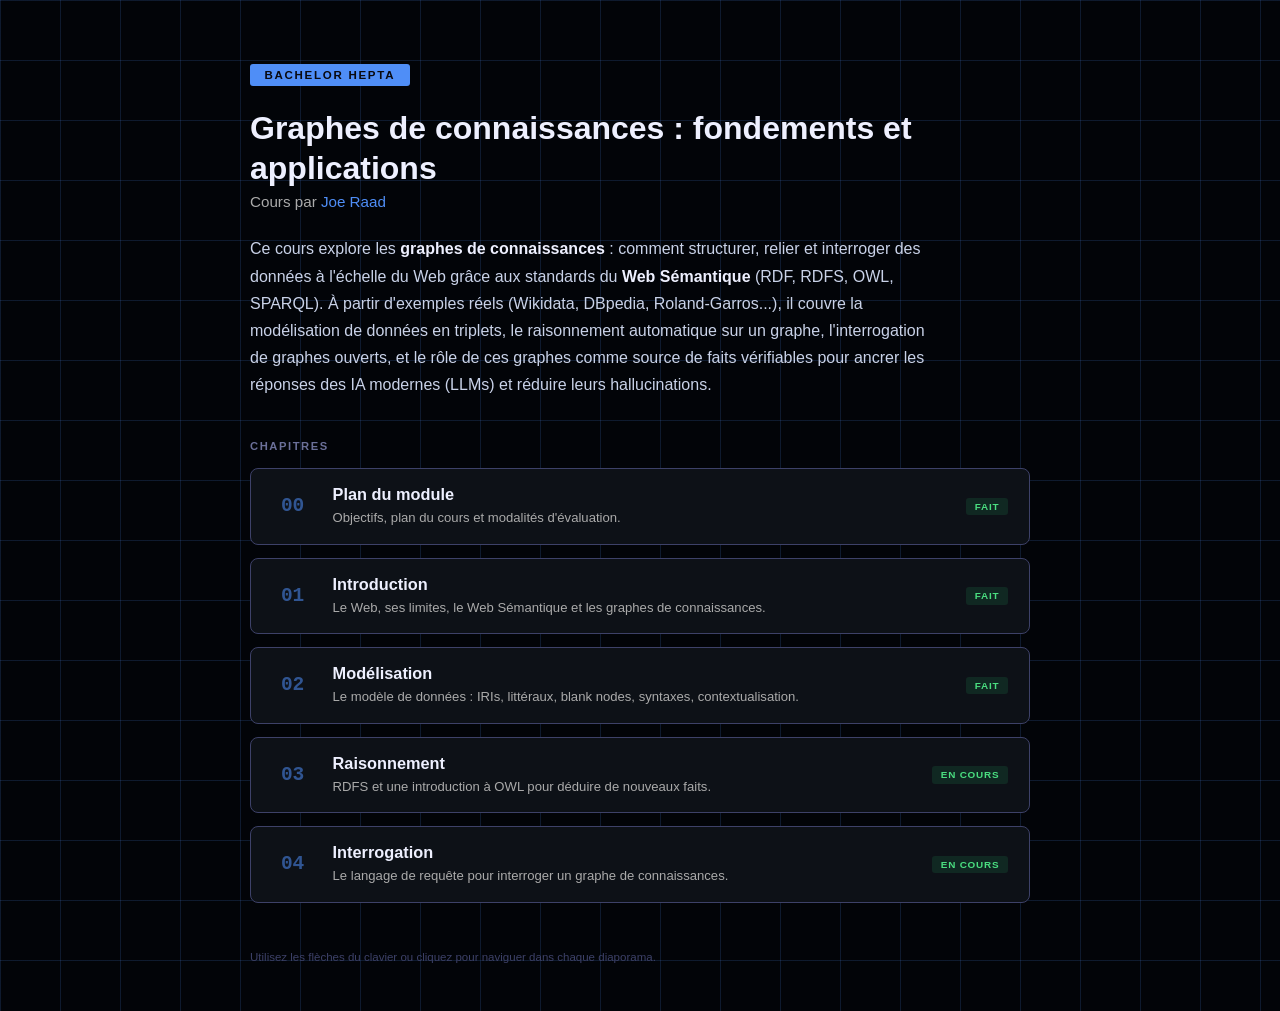
<file: index.html>
<!doctype html>
<html lang="fr">

<head>
    <meta charset="utf-8">
    <meta name="viewport" content="width=device-width, initial-scale=1.0, maximum-scale=1.0, user-scalable=no">
    <meta name="robots" content="noindex, nofollow">
    <title>Graphes de Connaissances</title>

    <style>
        * { box-sizing: border-box; }
        body {
            margin: 0;
            min-height: 100vh;
            background-color: #020408;
            background-image:
                repeating-linear-gradient(rgba(79,142,247,0.16) 0px, rgba(79,142,247,0.16) 1px, transparent 1px, transparent 60px),
                repeating-linear-gradient(90deg, rgba(79,142,247,0.16) 0px, rgba(79,142,247,0.16) 1px, transparent 1px, transparent 60px);
            font-family: -apple-system, BlinkMacSystemFont, "Segoe UI", Helvetica, Arial, sans-serif;
            color: #eef0ff;
            display: flex;
            justify-content: center;
            padding: 4rem 1.5rem 3rem;
        }
        main { width: 100%; max-width: 780px; }

        .part-label {
            display: inline-block;
            background: #4f8ef7;
            color: #09090f;
            font-size: 0.72em;
            font-weight: 700;
            letter-spacing: 0.15em;
            text-transform: uppercase;
            padding: 0.3rem 0.9rem;
            border-radius: 3px;
            margin-bottom: 1.4rem;
        }
        h1 {
            font-size: 2em;
            line-height: 1.25;
            margin: 0 0 0.3rem 0;
            color: #eef0ff;
        }
        .author {
            font-size: 0.95em;
            color: #aaa;
            margin: 0 0 1.6rem 0;
        }
        .author a { color: #4f8ef7; text-decoration: none; }
        .author a:hover { color: #7eb8f7; }

        .description {
            font-size: 1em;
            line-height: 1.7;
            color: #c9d2e8;
            margin: 0 0 2.6rem 0;
            max-width: 680px;
        }
        .description strong { color: #eef0ff; }

        .section-heading {
            font-size: 0.7em;
            font-weight: 700;
            color: #6b7099;
            text-transform: uppercase;
            letter-spacing: 0.14em;
            margin-bottom: 1rem;
        }

        .chapters {
            display: flex;
            flex-direction: column;
            gap: 0.8rem;
        }
        .chapter-card {
            display: flex;
            align-items: center;
            gap: 1.2rem;
            border: 1px solid #3d4168;
            border-radius: 8px;
            padding: 1rem 1.3rem;
            background: #0d1117;
            text-decoration: none;
            transition: border-color 0.15s ease, background 0.15s ease;
        }
        .chapter-card:hover {
            border-color: #4f8ef7;
            background: #101828;
        }
        .chapter-num {
            flex-shrink: 0;
            width: 2.6rem;
            font-family: monospace;
            font-size: 1.5em;
            font-weight: 900;
            color: rgba(79,142,247,0.55);
            text-align: center;
        }
        .chapter-body h2 {
            margin: 0 0 0.25rem 0;
            font-size: 1.02em;
            color: #eef0ff;
        }
        .chapter-body p {
            margin: 0;
            font-size: 0.82em;
            color: #aaa;
            line-height: 1.5;
        }
        .status-tag {
            margin-left: auto;
            flex-shrink: 0;
            font-size: 0.62em;
            font-weight: 700;
            text-transform: uppercase;
            letter-spacing: 0.08em;
            padding: 0.2rem 0.55rem;
            border-radius: 3px;
            white-space: nowrap;
        }
        .status-done { color: #4ade80; background: rgba(46,204,113,0.12); }
        .status-todo { color: #6b7099; background: rgba(107,112,153,0.12); }

        footer {
            margin-top: 3rem;
            font-size: 0.72em;
            color: #3d4168;
        }
    </style>
</head>

<body>
<main>
    <div class="part-label">Bachelor HEPTA</div>
    <h1>Graphes de connaissances : fondements et applications</h1>
    <p class="author">Cours par <a href="http://joe-raad.com">Joe Raad</a></p>

    <p class="description">
        Ce cours explore les <strong>graphes de connaissances</strong> : comment structurer, relier et interroger des données à l'échelle du Web grâce aux standards du <strong>Web Sémantique</strong> (RDF, RDFS, OWL, SPARQL). À partir d'exemples réels (Wikidata, DBpedia, Roland-Garros...), il couvre la modélisation de données en triplets, le raisonnement automatique sur un graphe, l'interrogation de graphes ouverts, et le rôle de ces graphes comme source de faits vérifiables pour ancrer les réponses des IA modernes (LLMs) et réduire leurs hallucinations.
    </p>

    <div class="section-heading">Chapitres</div>
    <div class="chapters">
        <a class="chapter-card" href="pages/0-Plan.html">
            <span class="chapter-num">00</span>
            <span class="chapter-body">
                <h2>Plan du module</h2>
                <p>Objectifs, plan du cours et modalités d'évaluation.</p>
            </span>
            <span class="status-tag status-done">Fait</span>
        </a>
        <a class="chapter-card" href="pages/1-Introduction.html">
            <span class="chapter-num">01</span>
            <span class="chapter-body">
                <h2>Introduction</h2>
                <p>Le Web, ses limites, le Web Sémantique et les graphes de connaissances.</p>
            </span>
            <span class="status-tag status-done">Fait</span>
        </a>
        <a class="chapter-card" href="pages/2-Modélisation.html">
            <span class="chapter-num">02</span>
            <span class="chapter-body">
                <h2>Modélisation</h2>
                <p>Le modèle de données : IRIs, littéraux, blank nodes, syntaxes, contextualisation.</p>
            </span>
            <span class="status-tag status-done">Fait</span>
        </a>
        <a class="chapter-card" href="pages/3-Raisonnement.html">
            <span class="chapter-num">03</span>
            <span class="chapter-body">
                <h2>Raisonnement</h2>
                <p>RDFS et une introduction à OWL pour déduire de nouveaux faits.</p>
            </span>
            <span class="status-tag status-done">En cours</span>
        </a>
        <a class="chapter-card" href="pages/4-Interrogation.html">
            <span class="chapter-num">04</span>
            <span class="chapter-body">
                <h2>Interrogation</h2>
                <p>Le langage de requête pour interroger un graphe de connaissances.</p>
            </span>
            <span class="status-tag status-done">En cours</span>
        </a>
    </div>

    <footer>Utilisez les flèches du clavier ou cliquez pour naviguer dans chaque diaporama.</footer>
</main>
</body>
</html>
</file>
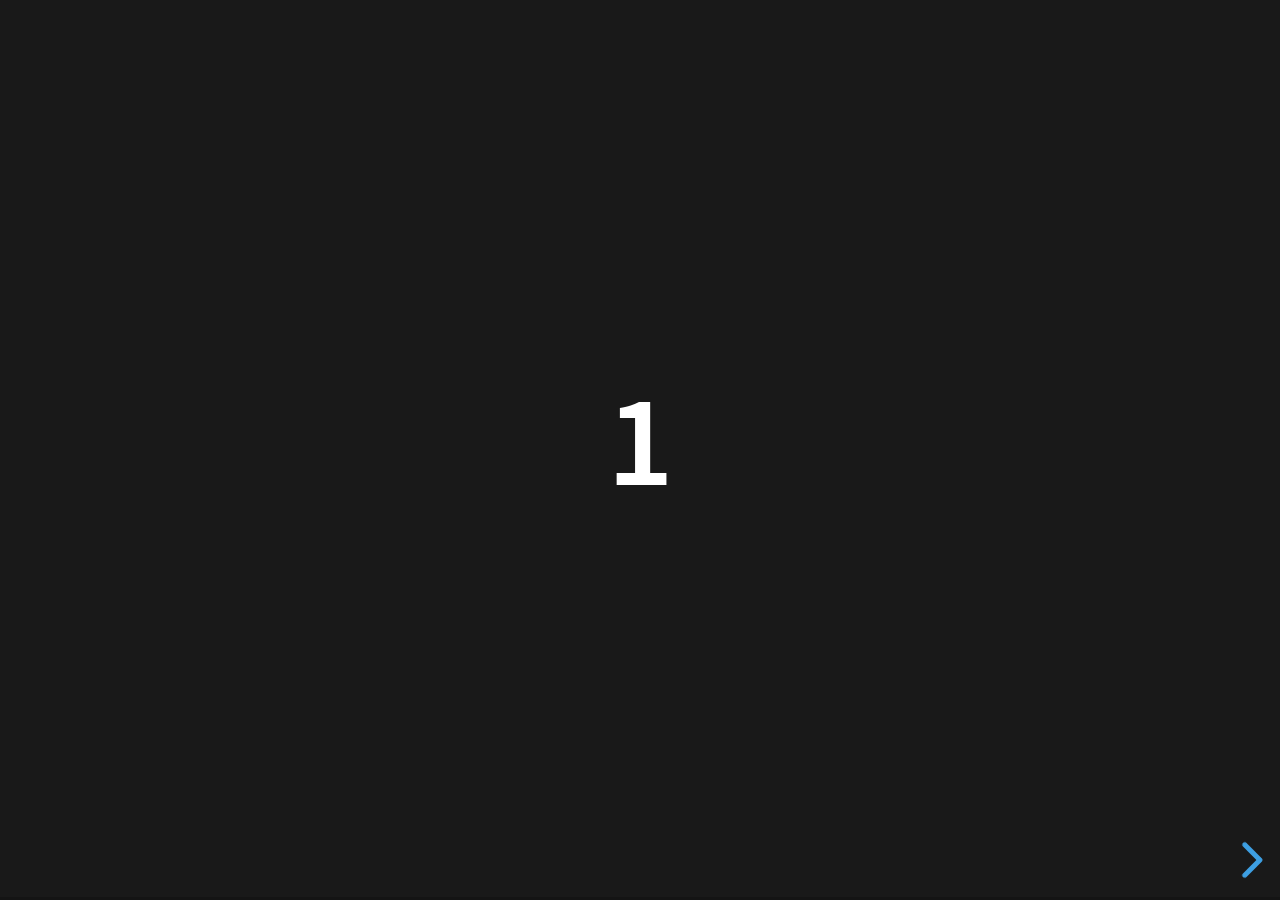
<file: examples/500-slides.html>
<!doctype html>
<html lang="en">
	<head>
		<meta charset="utf-8">

		<title>reveal.js - 500 slides</title>

		<meta name="viewport" content="width=device-width, initial-scale=1.0, maximum-scale=1.0, user-scalable=no">

		<link rel="stylesheet" href="../dist/reveal.css">
		<link rel="stylesheet" href="../dist/theme/black.css">
	</head>

	<body>
		<div class="reveal">
			<div class="slides">
				<section><h1>1</h1></section>
				<section><h1>2</h1></section>
				<section><h1>3</h1></section>
				<section><h1>4</h1></section>
				<section><h1>5</h1></section>
				<section><h1>6</h1></section>
				<section><h1>7</h1></section>
				<section><h1>8</h1></section>
				<section><h1>9</h1></section>
				<section><h1>10</h1></section>
				<section><h1>11</h1></section>
				<section><h1>12</h1></section>
				<section><h1>13</h1></section>
				<section><h1>14</h1></section>
				<section><h1>15</h1></section>
				<section><h1>16</h1></section>
				<section><h1>17</h1></section>
				<section><h1>18</h1></section>
				<section><h1>19</h1></section>
				<section><h1>20</h1></section>
				<section><h1>21</h1></section>
				<section><h1>22</h1></section>
				<section><h1>23</h1></section>
				<section><h1>24</h1></section>
				<section><h1>25</h1></section>
				<section><h1>26</h1></section>
				<section><h1>27</h1></section>
				<section><h1>28</h1></section>
				<section><h1>29</h1></section>
				<section><h1>30</h1></section>
				<section><h1>31</h1></section>
				<section><h1>32</h1></section>
				<section><h1>33</h1></section>
				<section><h1>34</h1></section>
				<section><h1>35</h1></section>
				<section><h1>36</h1></section>
				<section><h1>37</h1></section>
				<section><h1>38</h1></section>
				<section><h1>39</h1></section>
				<section><h1>40</h1></section>
				<section><h1>41</h1></section>
				<section><h1>42</h1></section>
				<section><h1>43</h1></section>
				<section><h1>44</h1></section>
				<section><h1>45</h1></section>
				<section><h1>46</h1></section>
				<section><h1>47</h1></section>
				<section><h1>48</h1></section>
				<section><h1>49</h1></section>
				<section><h1>50</h1></section>
				<section><h1>51</h1></section>
				<section><h1>52</h1></section>
				<section><h1>53</h1></section>
				<section><h1>54</h1></section>
				<section><h1>55</h1></section>
				<section><h1>56</h1></section>
				<section><h1>57</h1></section>
				<section><h1>58</h1></section>
				<section><h1>59</h1></section>
				<section><h1>60</h1></section>
				<section><h1>61</h1></section>
				<section><h1>62</h1></section>
				<section><h1>63</h1></section>
				<section><h1>64</h1></section>
				<section><h1>65</h1></section>
				<section><h1>66</h1></section>
				<section><h1>67</h1></section>
				<section><h1>68</h1></section>
				<section><h1>69</h1></section>
				<section><h1>70</h1></section>
				<section><h1>71</h1></section>
				<section><h1>72</h1></section>
				<section><h1>73</h1></section>
				<section><h1>74</h1></section>
				<section><h1>75</h1></section>
				<section><h1>76</h1></section>
				<section><h1>77</h1></section>
				<section><h1>78</h1></section>
				<section><h1>79</h1></section>
				<section><h1>80</h1></section>
				<section><h1>81</h1></section>
				<section><h1>82</h1></section>
				<section><h1>83</h1></section>
				<section><h1>84</h1></section>
				<section><h1>85</h1></section>
				<section><h1>86</h1></section>
				<section><h1>87</h1></section>
				<section><h1>88</h1></section>
				<section><h1>89</h1></section>
				<section><h1>90</h1></section>
				<section><h1>91</h1></section>
				<section><h1>92</h1></section>
				<section><h1>93</h1></section>
				<section><h1>94</h1></section>
				<section><h1>95</h1></section>
				<section><h1>96</h1></section>
				<section><h1>97</h1></section>
				<section><h1>98</h1></section>
				<section><h1>99</h1></section>
				<section><h1>100</h1></section>
				<section><h1>101</h1></section>
				<section><h1>102</h1></section>
				<section><h1>103</h1></section>
				<section><h1>104</h1></section>
				<section><h1>105</h1></section>
				<section><h1>106</h1></section>
				<section><h1>107</h1></section>
				<section><h1>108</h1></section>
				<section><h1>109</h1></section>
				<section><h1>110</h1></section>
				<section><h1>111</h1></section>
				<section><h1>112</h1></section>
				<section><h1>113</h1></section>
				<section><h1>114</h1></section>
				<section><h1>115</h1></section>
				<section><h1>116</h1></section>
				<section><h1>117</h1></section>
				<section><h1>118</h1></section>
				<section><h1>119</h1></section>
				<section><h1>120</h1></section>
				<section><h1>121</h1></section>
				<section><h1>122</h1></section>
				<section><h1>123</h1></section>
				<section><h1>124</h1></section>
				<section><h1>125</h1></section>
				<section><h1>126</h1></section>
				<section><h1>127</h1></section>
				<section><h1>128</h1></section>
				<section><h1>129</h1></section>
				<section><h1>130</h1></section>
				<section><h1>131</h1></section>
				<section><h1>132</h1></section>
				<section><h1>133</h1></section>
				<section><h1>134</h1></section>
				<section><h1>135</h1></section>
				<section><h1>136</h1></section>
				<section><h1>137</h1></section>
				<section><h1>138</h1></section>
				<section><h1>139</h1></section>
				<section><h1>140</h1></section>
				<section><h1>141</h1></section>
				<section><h1>142</h1></section>
				<section><h1>143</h1></section>
				<section><h1>144</h1></section>
				<section><h1>145</h1></section>
				<section><h1>146</h1></section>
				<section><h1>147</h1></section>
				<section><h1>148</h1></section>
				<section><h1>149</h1></section>
				<section><h1>150</h1></section>
				<section><h1>151</h1></section>
				<section><h1>152</h1></section>
				<section><h1>153</h1></section>
				<section><h1>154</h1></section>
				<section><h1>155</h1></section>
				<section><h1>156</h1></section>
				<section><h1>157</h1></section>
				<section><h1>158</h1></section>
				<section><h1>159</h1></section>
				<section><h1>160</h1></section>
				<section><h1>161</h1></section>
				<section><h1>162</h1></section>
				<section><h1>163</h1></section>
				<section><h1>164</h1></section>
				<section><h1>165</h1></section>
				<section><h1>166</h1></section>
				<section><h1>167</h1></section>
				<section><h1>168</h1></section>
				<section><h1>169</h1></section>
				<section><h1>170</h1></section>
				<section><h1>171</h1></section>
				<section><h1>172</h1></section>
				<section><h1>173</h1></section>
				<section><h1>174</h1></section>
				<section><h1>175</h1></section>
				<section><h1>176</h1></section>
				<section><h1>177</h1></section>
				<section><h1>178</h1></section>
				<section><h1>179</h1></section>
				<section><h1>180</h1></section>
				<section><h1>181</h1></section>
				<section><h1>182</h1></section>
				<section><h1>183</h1></section>
				<section><h1>184</h1></section>
				<section><h1>185</h1></section>
				<section><h1>186</h1></section>
				<section><h1>187</h1></section>
				<section><h1>188</h1></section>
				<section><h1>189</h1></section>
				<section><h1>190</h1></section>
				<section><h1>191</h1></section>
				<section><h1>192</h1></section>
				<section><h1>193</h1></section>
				<section><h1>194</h1></section>
				<section><h1>195</h1></section>
				<section><h1>196</h1></section>
				<section><h1>197</h1></section>
				<section><h1>198</h1></section>
				<section><h1>199</h1></section>
				<section><h1>200</h1></section>
				<section><h1>201</h1></section>
				<section><h1>202</h1></section>
				<section><h1>203</h1></section>
				<section><h1>204</h1></section>
				<section><h1>205</h1></section>
				<section><h1>206</h1></section>
				<section><h1>207</h1></section>
				<section><h1>208</h1></section>
				<section><h1>209</h1></section>
				<section><h1>210</h1></section>
				<section><h1>211</h1></section>
				<section><h1>212</h1></section>
				<section><h1>213</h1></section>
				<section><h1>214</h1></section>
				<section><h1>215</h1></section>
				<section><h1>216</h1></section>
				<section><h1>217</h1></section>
				<section><h1>218</h1></section>
				<section><h1>219</h1></section>
				<section><h1>220</h1></section>
				<section><h1>221</h1></section>
				<section><h1>222</h1></section>
				<section><h1>223</h1></section>
				<section><h1>224</h1></section>
				<section><h1>225</h1></section>
				<section><h1>226</h1></section>
				<section><h1>227</h1></section>
				<section><h1>228</h1></section>
				<section><h1>229</h1></section>
				<section><h1>230</h1></section>
				<section><h1>231</h1></section>
				<section><h1>232</h1></section>
				<section><h1>233</h1></section>
				<section><h1>234</h1></section>
				<section><h1>235</h1></section>
				<section><h1>236</h1></section>
				<section><h1>237</h1></section>
				<section><h1>238</h1></section>
				<section><h1>239</h1></section>
				<section><h1>240</h1></section>
				<section><h1>241</h1></section>
				<section><h1>242</h1></section>
				<section><h1>243</h1></section>
				<section><h1>244</h1></section>
				<section><h1>245</h1></section>
				<section><h1>246</h1></section>
				<section><h1>247</h1></section>
				<section><h1>248</h1></section>
				<section><h1>249</h1></section>
				<section><h1>250</h1></section>
				<section><h1>251</h1></section>
				<section><h1>252</h1></section>
				<section><h1>253</h1></section>
				<section><h1>254</h1></section>
				<section><h1>255</h1></section>
				<section><h1>256</h1></section>
				<section><h1>257</h1></section>
				<section><h1>258</h1></section>
				<section><h1>259</h1></section>
				<section><h1>260</h1></section>
				<section><h1>261</h1></section>
				<section><h1>262</h1></section>
				<section><h1>263</h1></section>
				<section><h1>264</h1></section>
				<section><h1>265</h1></section>
				<section><h1>266</h1></section>
				<section><h1>267</h1></section>
				<section><h1>268</h1></section>
				<section><h1>269</h1></section>
				<section><h1>270</h1></section>
				<section><h1>271</h1></section>
				<section><h1>272</h1></section>
				<section><h1>273</h1></section>
				<section><h1>274</h1></section>
				<section><h1>275</h1></section>
				<section><h1>276</h1></section>
				<section><h1>277</h1></section>
				<section><h1>278</h1></section>
				<section><h1>279</h1></section>
				<section><h1>280</h1></section>
				<section><h1>281</h1></section>
				<section><h1>282</h1></section>
				<section><h1>283</h1></section>
				<section><h1>284</h1></section>
				<section><h1>285</h1></section>
				<section><h1>286</h1></section>
				<section><h1>287</h1></section>
				<section><h1>288</h1></section>
				<section><h1>289</h1></section>
				<section><h1>290</h1></section>
				<section><h1>291</h1></section>
				<section><h1>292</h1></section>
				<section><h1>293</h1></section>
				<section><h1>294</h1></section>
				<section><h1>295</h1></section>
				<section><h1>296</h1></section>
				<section><h1>297</h1></section>
				<section><h1>298</h1></section>
				<section><h1>299</h1></section>
				<section><h1>300</h1></section>
				<section><h1>301</h1></section>
				<section><h1>302</h1></section>
				<section><h1>303</h1></section>
				<section><h1>304</h1></section>
				<section><h1>305</h1></section>
				<section><h1>306</h1></section>
				<section><h1>307</h1></section>
				<section><h1>308</h1></section>
				<section><h1>309</h1></section>
				<section><h1>310</h1></section>
				<section><h1>311</h1></section>
				<section><h1>312</h1></section>
				<section><h1>313</h1></section>
				<section><h1>314</h1></section>
				<section><h1>315</h1></section>
				<section><h1>316</h1></section>
				<section><h1>317</h1></section>
				<section><h1>318</h1></section>
				<section><h1>319</h1></section>
				<section><h1>320</h1></section>
				<section><h1>321</h1></section>
				<section><h1>322</h1></section>
				<section><h1>323</h1></section>
				<section><h1>324</h1></section>
				<section><h1>325</h1></section>
				<section><h1>326</h1></section>
				<section><h1>327</h1></section>
				<section><h1>328</h1></section>
				<section><h1>329</h1></section>
				<section><h1>330</h1></section>
				<section><h1>331</h1></section>
				<section><h1>332</h1></section>
				<section><h1>333</h1></section>
				<section><h1>334</h1></section>
				<section><h1>335</h1></section>
				<section><h1>336</h1></section>
				<section><h1>337</h1></section>
				<section><h1>338</h1></section>
				<section><h1>339</h1></section>
				<section><h1>340</h1></section>
				<section><h1>341</h1></section>
				<section><h1>342</h1></section>
				<section><h1>343</h1></section>
				<section><h1>344</h1></section>
				<section><h1>345</h1></section>
				<section><h1>346</h1></section>
				<section><h1>347</h1></section>
				<section><h1>348</h1></section>
				<section><h1>349</h1></section>
				<section><h1>350</h1></section>
				<section><h1>351</h1></section>
				<section><h1>352</h1></section>
				<section><h1>353</h1></section>
				<section><h1>354</h1></section>
				<section><h1>355</h1></section>
				<section><h1>356</h1></section>
				<section><h1>357</h1></section>
				<section><h1>358</h1></section>
				<section><h1>359</h1></section>
				<section><h1>360</h1></section>
				<section><h1>361</h1></section>
				<section><h1>362</h1></section>
				<section><h1>363</h1></section>
				<section><h1>364</h1></section>
				<section><h1>365</h1></section>
				<section><h1>366</h1></section>
				<section><h1>367</h1></section>
				<section><h1>368</h1></section>
				<section><h1>369</h1></section>
				<section><h1>370</h1></section>
				<section><h1>371</h1></section>
				<section><h1>372</h1></section>
				<section><h1>373</h1></section>
				<section><h1>374</h1></section>
				<section><h1>375</h1></section>
				<section><h1>376</h1></section>
				<section><h1>377</h1></section>
				<section><h1>378</h1></section>
				<section><h1>379</h1></section>
				<section><h1>380</h1></section>
				<section><h1>381</h1></section>
				<section><h1>382</h1></section>
				<section><h1>383</h1></section>
				<section><h1>384</h1></section>
				<section><h1>385</h1></section>
				<section><h1>386</h1></section>
				<section><h1>387</h1></section>
				<section><h1>388</h1></section>
				<section><h1>389</h1></section>
				<section><h1>390</h1></section>
				<section><h1>391</h1></section>
				<section><h1>392</h1></section>
				<section><h1>393</h1></section>
				<section><h1>394</h1></section>
				<section><h1>395</h1></section>
				<section><h1>396</h1></section>
				<section><h1>397</h1></section>
				<section><h1>398</h1></section>
				<section><h1>399</h1></section>
				<section><h1>400</h1></section>
				<section><h1>401</h1></section>
				<section><h1>402</h1></section>
				<section><h1>403</h1></section>
				<section><h1>404</h1></section>
				<section><h1>405</h1></section>
				<section><h1>406</h1></section>
				<section><h1>407</h1></section>
				<section><h1>408</h1></section>
				<section><h1>409</h1></section>
				<section><h1>410</h1></section>
				<section><h1>411</h1></section>
				<section><h1>412</h1></section>
				<section><h1>413</h1></section>
				<section><h1>414</h1></section>
				<section><h1>415</h1></section>
				<section><h1>416</h1></section>
				<section><h1>417</h1></section>
				<section><h1>418</h1></section>
				<section><h1>419</h1></section>
				<section><h1>420</h1></section>
				<section><h1>421</h1></section>
				<section><h1>422</h1></section>
				<section><h1>423</h1></section>
				<section><h1>424</h1></section>
				<section><h1>425</h1></section>
				<section><h1>426</h1></section>
				<section><h1>427</h1></section>
				<section><h1>428</h1></section>
				<section><h1>429</h1></section>
				<section><h1>430</h1></section>
				<section><h1>431</h1></section>
				<section><h1>432</h1></section>
				<section><h1>433</h1></section>
				<section><h1>434</h1></section>
				<section><h1>435</h1></section>
				<section><h1>436</h1></section>
				<section><h1>437</h1></section>
				<section><h1>438</h1></section>
				<section><h1>439</h1></section>
				<section><h1>440</h1></section>
				<section><h1>441</h1></section>
				<section><h1>442</h1></section>
				<section><h1>443</h1></section>
				<section><h1>444</h1></section>
				<section><h1>445</h1></section>
				<section><h1>446</h1></section>
				<section><h1>447</h1></section>
				<section><h1>448</h1></section>
				<section><h1>449</h1></section>
				<section><h1>450</h1></section>
				<section><h1>451</h1></section>
				<section><h1>452</h1></section>
				<section><h1>453</h1></section>
				<section><h1>454</h1></section>
				<section><h1>455</h1></section>
				<section><h1>456</h1></section>
				<section><h1>457</h1></section>
				<section><h1>458</h1></section>
				<section><h1>459</h1></section>
				<section><h1>460</h1></section>
				<section><h1>461</h1></section>
				<section><h1>462</h1></section>
				<section><h1>463</h1></section>
				<section><h1>464</h1></section>
				<section><h1>465</h1></section>
				<section><h1>466</h1></section>
				<section><h1>467</h1></section>
				<section><h1>468</h1></section>
				<section><h1>469</h1></section>
				<section><h1>470</h1></section>
				<section><h1>471</h1></section>
				<section><h1>472</h1></section>
				<section><h1>473</h1></section>
				<section><h1>474</h1></section>
				<section><h1>475</h1></section>
				<section><h1>476</h1></section>
				<section><h1>477</h1></section>
				<section><h1>478</h1></section>
				<section><h1>479</h1></section>
				<section><h1>480</h1></section>
				<section><h1>481</h1></section>
				<section><h1>482</h1></section>
				<section><h1>483</h1></section>
				<section><h1>484</h1></section>
				<section><h1>485</h1></section>
				<section><h1>486</h1></section>
				<section><h1>487</h1></section>
				<section><h1>488</h1></section>
				<section><h1>489</h1></section>
				<section><h1>490</h1></section>
				<section><h1>491</h1></section>
				<section><h1>492</h1></section>
				<section><h1>493</h1></section>
				<section><h1>494</h1></section>
				<section><h1>495</h1></section>
				<section><h1>496</h1></section>
				<section><h1>497</h1></section>
				<section><h1>498</h1></section>
				<section><h1>499</h1></section>
			</div>
		</div>

		<script src="../dist/reveal.js"></script>
		<script>
			Reveal.initialize({
				transition: 'linear'
			});
		</script>
	</body>
</html>
</file>
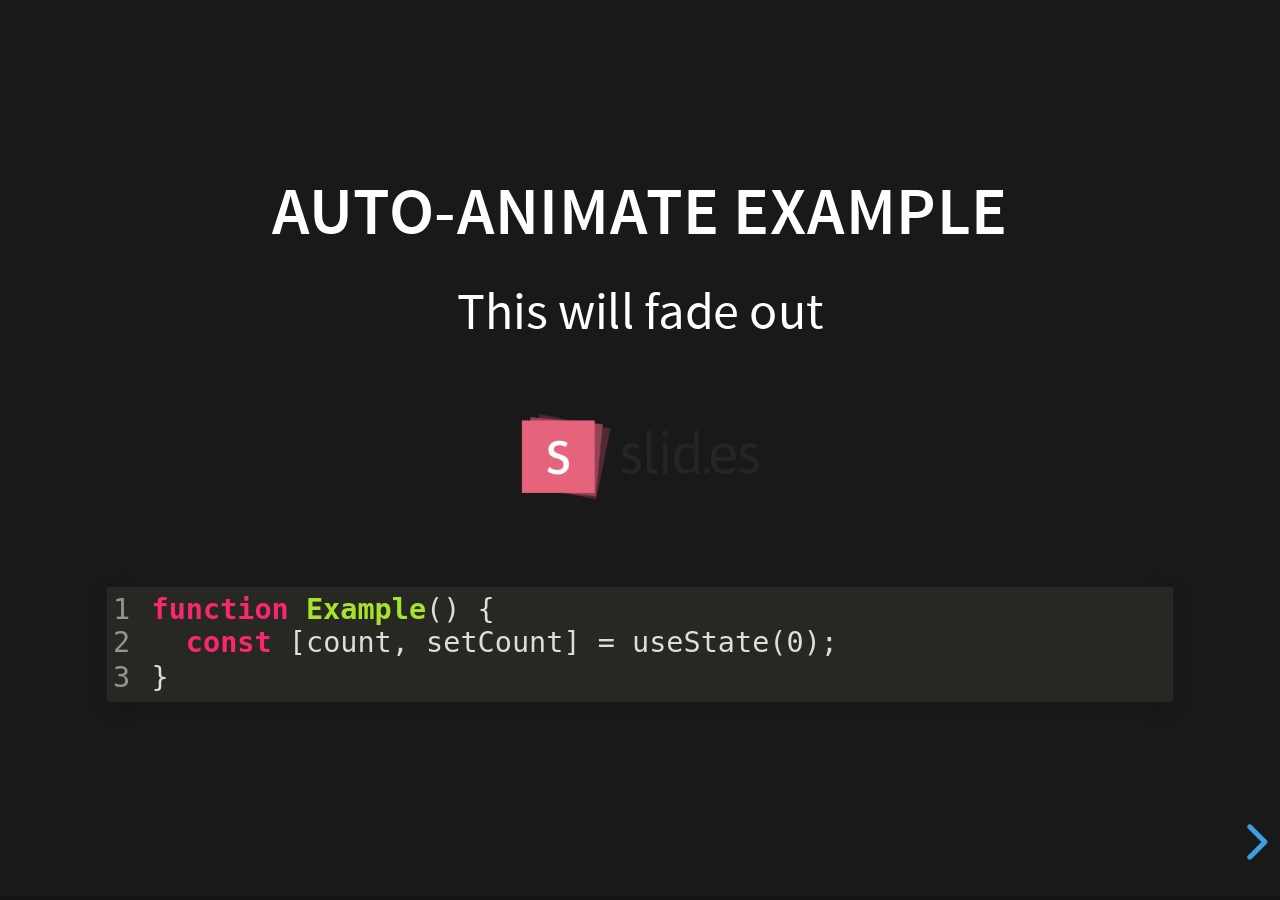
<file: examples/auto-animate.html>
<!doctype html>
<html lang="en">

	<head>
		<meta charset="utf-8">

		<title>reveal.js - Auto Animate</title>

		<meta name="viewport" content="width=device-width, initial-scale=1.0, maximum-scale=1.0, user-scalable=no">

		<link rel="stylesheet" href="../dist/reveal.css">
		<link rel="stylesheet" href="../dist/theme/black.css" id="theme">
		<link rel="stylesheet" href="../plugin/highlight/monokai.css">
	</head>

	<body>

		<div class="reveal">

			<div class="slides">
				<section data-auto-animate data-auto-animate-unmatched="fade">
					<h3>Auto-Animate Example</h3>
					<p>This will fade out</p>
					<img src="assets/image1.png" style="height: 100px;">
					<pre data-id="code"><code data-line-numbers class="hljs" data-trim>
						function Example() {
						  const [count, setCount] = useState(0);
						}
					</code></pre>
				</section>
				<section data-auto-animate data-auto-animate-unmatched="fade">
					<h3>Auto-Animate Example</h3>
					<p style="opacity: 0.2; margin-top: 100px;">This will fade out</p>
					<p>This element is unmatched</p>
					<img src="assets/image1.png" style="height: 150px;">
					<pre data-id="code"><code data-line-numbers class="hljs" data-trim>
						function Example() {
						  New line!
						  const [count, setCount] = useState(0);
						}
					</code></pre>
				</section>

				<section data-auto-animate>
					<p data-id="text-props" style="background: #555; line-height: 1em; letter-spacing: 0em;">Line Height & Letter Spacing</p>
				</section>
				<section data-auto-animate>
					<p data-id="text-props" style="background: #555; line-height: 3em; letter-spacing: 0.2em;">Line Height & Letter Spacing</p>
				</section>

				<section>
					<section data-auto-animate>
						<pre data-id="code"><code data-line-numbers class="hljs" data-trim>
							import React, { useState } from 'react';

							function Example() {
							  const [count, setCount] = useState(0);

							  return (
							    ...
							  );
							}
						</code></pre>
					</section>
					<section data-auto-animate>
						<pre data-id="code"><code data-line-numbers class="hljs" data-trim>
							function Example() {
							  const [count, setCount] = useState(0);

							  return (
							    &lt;div&gt;
							      &lt;p&gt;You clicked {count} times&lt;/p&gt;
							      &lt;button onClick={() =&gt; setCount(count + 1)}&gt;
							        Click me
							      &lt;/button&gt;
							    &lt;/div&gt;
							  );
							}
						</code></pre>
					</section>
					<section data-auto-animate>
						<pre data-id="code"><code data-line-numbers class="hljs" data-trim>
							function Example() {
							  // A comment!
							  const [count, setCount] = useState(0);

							  return (
							    &lt;div&gt;
							      &lt;p&gt;You clicked {count} times&lt;/p&gt;
							      &lt;button onClick={() =&gt; setCount(count + 1)}&gt;
							        Click me
							      &lt;/button&gt;
							    &lt;/div&gt;
							  );
							}
						</code></pre>
					</section>
				</section>

				<section>
					<section data-auto-animate>
						<h3>Swapping list items</h3>
						<ul>
							<li>One</li>
							<li>Two</li>
							<li>Three</li>
						</ul>
					</section>
					<section data-auto-animate>
						<h3>Swapping list items</h3>
						<ul>
							<li>Two</li>
							<li>One</li>
							<li>Three</li>
						</ul>
					</section>
					<section data-auto-animate>
						<h3>Swapping list items</h3>
						<ul>
							<li>Two</li>
							<li>Three</li>
							<li>One</li>
						</ul>
					</section>
				</section>

				<section data-auto-animate style="height: 600px">
					<h3 style="opacity: 0.3; font-size: 18px;">SLIDE 1</h3>
					<h2 data-id="title" style="margin-top: 260px;">Animate Anything</h2>
					<div data-id="1" style="background: white; position: absolute; top: 150px; left: 16%; width: 60px; height: 60px;"></div>
					<div data-id="2" style="background: white; position: absolute; top: 150px; left: 36%; width: 60px; height: 60px;"></div>
					<div data-id="3" style="background: white; position: absolute; top: 150px; left: 56%; width: 60px; height: 60px;"></div>
					<div data-id="4" style="background: white; position: absolute; top: 150px; left: 76%; width: 60px; height: 60px;"></div>
				</section>
				<section data-auto-animate style="height: 600px">
					<h3 style="opacity: 0.3; font-size: 18px;">SLIDE 2</h3>
					<h2 data-id="title" style="margin-top: 500px">With Auto Animate</h2>
					<div data-id="1" style="background: cyan; position: absolute; bottom: 190px; left: 16%; width: 60px; height: 60px;"></div>
					<div data-id="2" style="background: magenta; position: absolute; bottom: 190px; left: 36%; width: 60px; height: 160px;"></div>
					<div data-id="3" style="background: yellow; position: absolute; bottom: 190px; left: 56%; width: 60px; height: 260px;"></div>
					<div data-id="4" style="background: red; position: absolute; bottom: 190px; left: 76%; width: 60px; height: 360px;"></div>
				</section>
				<section data-auto-animate style="height: 600px">
					<h3 style="opacity: 0.3; font-size: 18px;">SLIDE 3</h3>
					<h2 data-id="title" style="margin-top: 500px; opacity: 0;">With Auto Animate</h2>
					<div data-id="1" style="background: cyan; position: absolute; top: 50%; left: 50%; width: 400px; height: 400px; margin: -200px 0 0 -200px; border-radius: 400px;"></div>
					<div data-id="2" style="background: magenta; position: absolute; top: 50%; left: 50%; width: 300px; height: 300px; margin: -150px 0 0 -150px; border-radius: 400px;"></div>
					<div data-id="3" style="background: yellow; position: absolute; top: 50%; left: 50%; width: 200px; height: 200px; margin: -100px 0 0 -100px; border-radius: 400px;"></div>
					<div data-id="4" style="background: red; position: absolute; top: 50%; left: 50%; width: 100px; height: 100px; margin: -50px 0 0 -50px; border-radius: 400px;"></div>
				</section>
				<section data-auto-animate style="height: 600px">
					<h3 style="opacity: 0.3; font-size: 18px;">SLIDE 3</h3>
					<h2 data-id="title" style="margin-top: 500px; opacity: 0;">With Auto Animate</h2>
					<div data-id="1" style="background: red; position: absolute; top: 250px; left: 16%; width: 60px; height: 60px;"></div>
					<div data-id="2" style="background: yellow; position: absolute; top: 250px; left: 36%; width: 60px; height: 60px;"></div>
					<div data-id="3" style="background: magenta; position: absolute; top: 250px; left: 56%; width: 60px; height: 60px;"></div>
					<div data-id="4" style="background: cyan; position: absolute; top: 250px; left: 76%; width: 60px; height: 60px;"></div>
				</section>

				<section data-auto-animate data-auto-animate-id="a">
					<h2>data-auto-animate-id="a"</h2>
					<h3>A1</h3>
				</section>
				<section data-auto-animate data-auto-animate-id="a">
					<h2>data-auto-animate-id="a"</h2>
					<h3>A1</h3>
					<h3>A2</h3>
				</section>
				<section data-auto-animate data-auto-animate-id="b">
					<h2>data-auto-animate-id="b"</h2>
					<h3>B1</h3>
				</section>
				<section data-auto-animate data-auto-animate-id="b">
					<h2>data-auto-animate-id="b"</h2>
					<h3>B1</h3>
					<h3>B2</h3>
				</section>

				<section>
					<section id="stacked-slide-1" data-auto-animate>
						<a href="#/stacked-slide-1">Slide 1</a><br>
						<a href="#/stacked-slide-2">Slide 2</a><br>
						<a href="#/stacked-slide-3">Slide 3</a><br>
						<a href="#/stacked-slide-4">Slide 4</a><br>
						<div data-id="anim" style="background: indigo; padding: 8px; width: 50px; height: 50px; position: absolute; left: 0px;">A</div>
					</section>
					<section id="stacked-slide-2" data-auto-animate>
						<a href="#/stacked-slide-1">Slide 1</a><br>
						<a href="#/stacked-slide-2">Slide 2</a><br>
						<a href="#/stacked-slide-3">Slide 3</a><br>
						<a href="#/stacked-slide-4">Slide 4</a><br>
						<div data-id="anim" style="background: indigo; padding: 8px; width: 50px; height: 50px; position: absolute; left: 25%;">A</div>
					</section>
					<section id="stacked-slide-3" data-auto-animate>
						<a href="#/stacked-slide-1">Slide 1</a><br>
						<a href="#/stacked-slide-2">Slide 2</a><br>
						<a href="#/stacked-slide-3">Slide 3</a><br>
						<a href="#/stacked-slide-4">Slide 4</a><br>
						<div data-id="anim" style="background: indigo; padding: 8px; width: 50px; height: 50px; position: absolute; left: 50%;">A</div>
					</section>
					<section id="stacked-slide-4" data-auto-animate>
						<a href="#/stacked-slide-1">Slide 1</a><br>
						<a href="#/stacked-slide-2">Slide 2</a><br>
						<a href="#/stacked-slide-3">Slide 3</a><br>
						<a href="#/stacked-slide-4">Slide 4</a><br>
						<div data-id="anim" style="background: indigo; padding: 8px; width: 50px; height: 50px; position: absolute; left: 75%;">A</div>
					</section>
				</section>

			</div>

		</div>

		<script src="../dist/reveal.js"></script>
		<script src="../plugin/highlight/highlight.js"></script>
		<script>
			Reveal.initialize({
				center: true,
				hash: true,
				plugins: [ RevealHighlight ]
			});
		</script>

	</body>
</html>
</file>
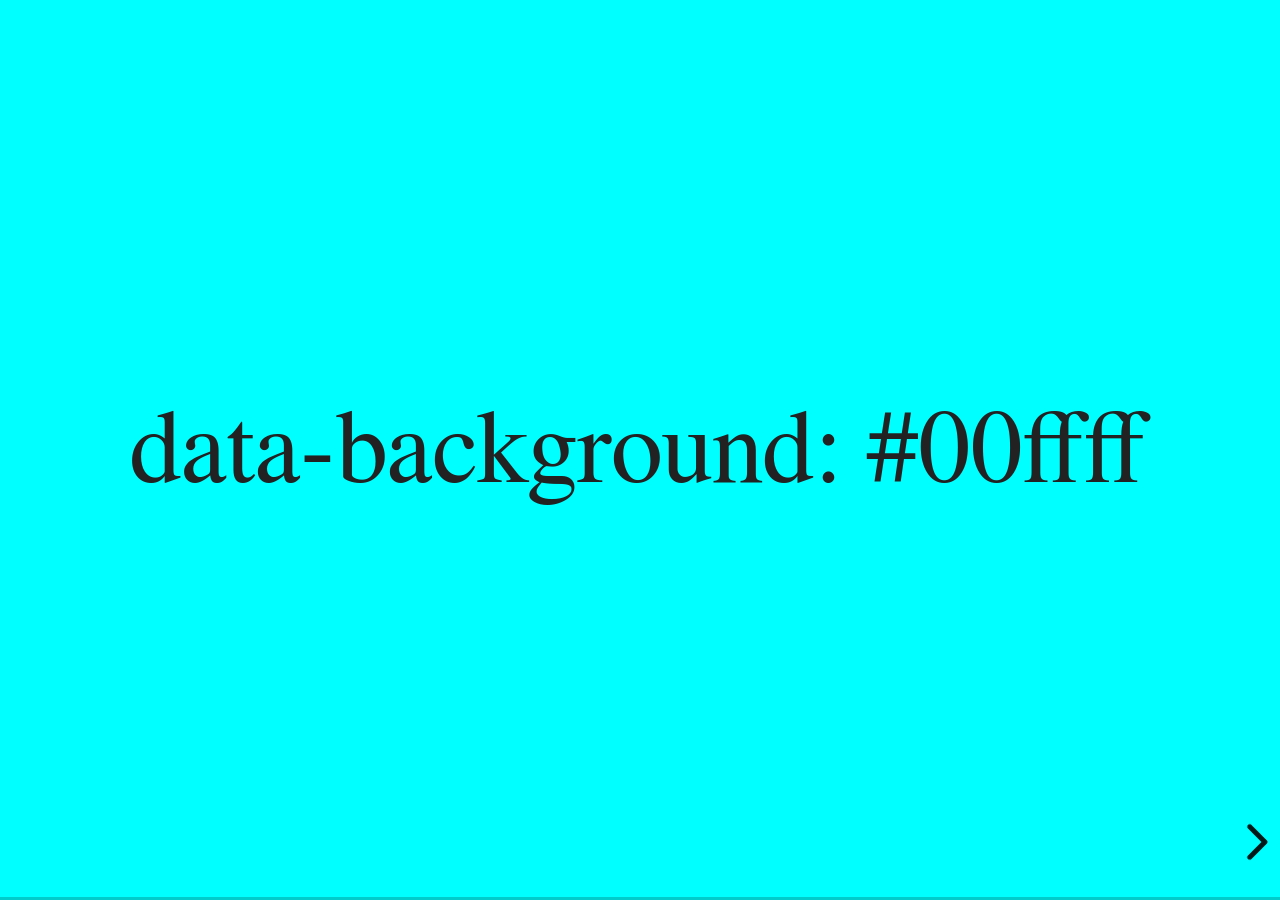
<file: examples/backgrounds.html>
<!doctype html>
<html lang="en">

	<head>
		<meta charset="utf-8">

		<title>reveal.js - Slide Backgrounds</title>

		<meta name="viewport" content="width=device-width, initial-scale=1.0, maximum-scale=1.0, user-scalable=no">

		<link rel="stylesheet" href="../dist/reveal.css">
		<link rel="stylesheet" href="../dist/theme/serif.css" id="theme">
		<style type="text/css" media="screen">
			.slides section.has-dark-background,
			.slides section.has-dark-background h2 {
				color: #fff;
			}
			.slides section.has-light-background,
			.slides section.has-light-background h2 {
				color: #222;
			}
		</style>
	</head>

	<body>

		<div class="reveal">

			<div class="slides">

				<section data-background="#00ffff">
					<h2>data-background: #00ffff</h2>
				</section>

				<section data-background="#bb00bb">
					<h2>data-background: #bb00bb</h2>
				</section>

				<section data-background-color="lightblue">
					<h2>data-background: lightblue</h2>
				</section>

				<section>
					<section data-background="#ff0000">
						<h2>data-background: #ff0000</h2>
					</section>
					<section data-background="rgba(0, 0, 0, 0.2)">
						<h2>data-background: rgba(0, 0, 0, 0.2)</h2>
					</section>
					<section data-background="salmon">
						<h2>data-background: salmon</h2>
					</section>
				</section>

				<section data-background="rgba(0, 100, 100, 0.2)">
					<section>
						<h2>Background applied to stack</h2>
					</section>
					<section>
						<h2>Background applied to stack</h2>
					</section>
					<section data-background="rgb(66, 66, 66)">
						<h2>Background applied to slide inside of stack</h2>
					</section>
				</section>

				<section data-background-transition="slide" data-background="assets/image1.png">
					<h2>Background image</h2>
				</section>

				<section>
					<section data-background-transition="slide" data-background="assets/image1.png">
						<h2>Background image</h2>
					</section>
					<section data-background-transition="slide" data-background="assets/image1.png">
						<h2>Background image</h2>
					</section>
				</section>

				<section data-background="assets/image2.png" data-background-size="100px" data-background-repeat="repeat" data-background-color="#111">
					<h2>Background image</h2>
					<pre>data-background-size="100px" data-background-repeat="repeat" data-background-color="#111"</pre>
				</section>

				<section data-background="#888888">
					<h2>Same background twice (1/2)</h2>
				</section>
				<section data-background="#888888">
					<h2>Same background twice (2/2)</h2>
				</section>

				<section data-background-video="https://static.slid.es/site/homepage/v1/homepage-video-editor.mp4,https://static.slid.es/site/homepage/v1/homepage-video-editor.webm">
					<h2>Video background</h2>
				</section>

				<section data-background-iframe="https://slides.com/news/make-better-presentations/embed?style=hidden&autoSlide=4000">
					<h2>Iframe background</h2>
				</section>

				<section>
					<section data-background="#417203">
						<h2>Same background twice vertical (1/2)</h2>
					</section>
					<section data-background="#417203">
						<h2>Same background twice vertical (2/2)</h2>
					</section>
				</section>

				<section data-background="#934f4d">
					<h2>Same background from horizontal to vertical (1/3)</h2>
				</section>
				<section>
					<section data-background="#934f4d">
						<h2>Same background from horizontal to vertical (2/3)</h2>
					</section>
					<section data-background="#934f4d">
						<h2>Same background from horizontal to vertical (3/3)</h2>
					</section>
				</section>

			</div>

		</div>

		<script src="../dist/reveal.js"></script>
		<script>

			// Full list of configuration options:
			// https://revealjs.revealjs.com/config/
			Reveal.initialize({
				center: true,

				transition: 'linear',
				// transitionSpeed: 'slow',
				// backgroundTransition: 'slide'
			});

		</script>

	</body>
</html>
</file>
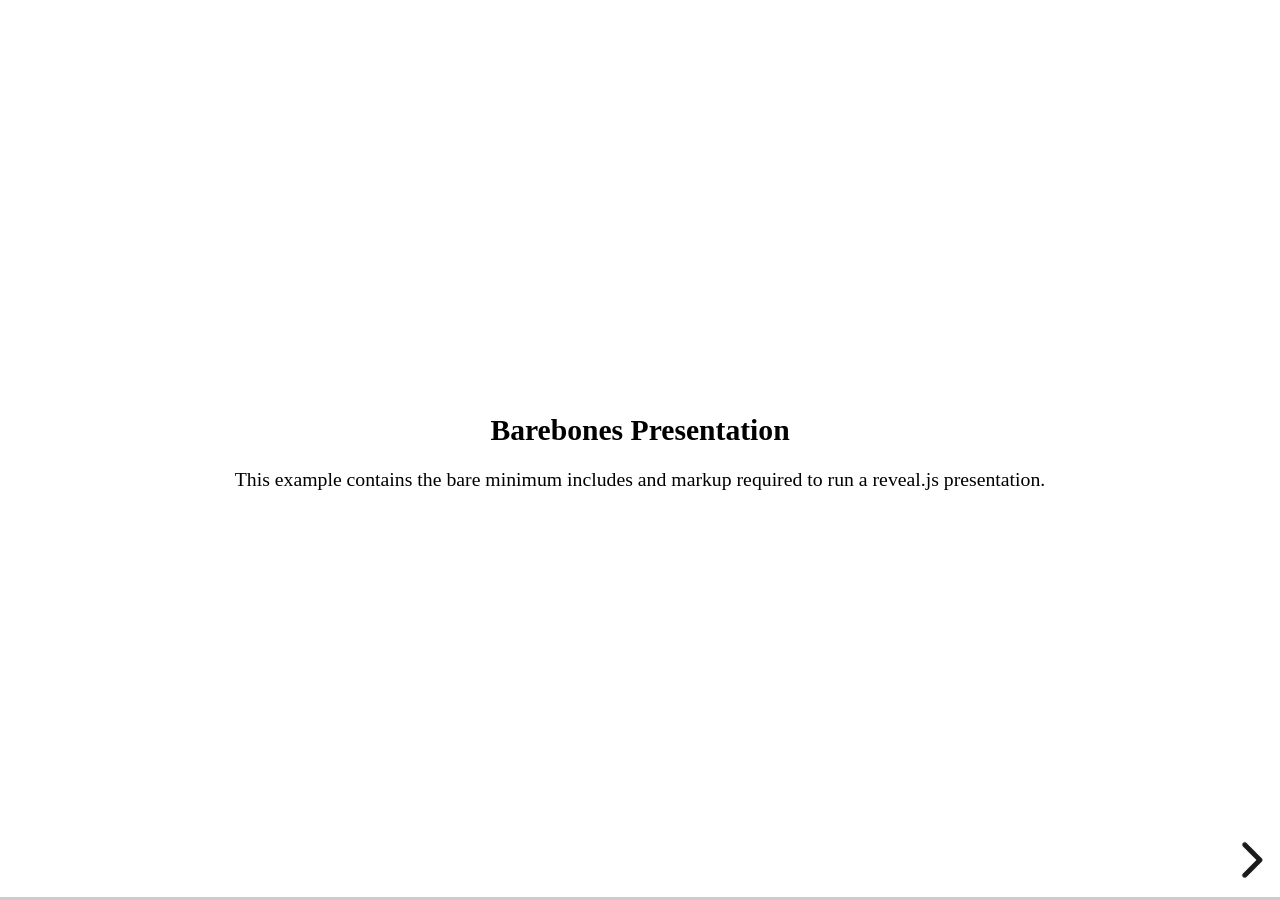
<file: examples/barebones.html>
<!doctype html>
<html lang="en">
	<head>
		<meta charset="utf-8">
		<title>reveal.js - Barebones</title>
		<link rel="stylesheet" href="../dist/reveal.css">
	</head>
	<body>

		<div class="reveal">
			<div class="slides">

				<section>
					<h2>Barebones Presentation</h2>
					<p>This example contains the bare minimum includes and markup required to run a reveal.js presentation.</p>
				</section>

				<section>
					<h2>No Theme</h2>
					<p>There's no theme included, so it will fall back on browser defaults.</p>
				</section>

			</div>
		</div>

		<script src="../dist/reveal.js"></script>
		<script>
			Reveal.initialize();
		</script>

	</body>
</html>
</file>
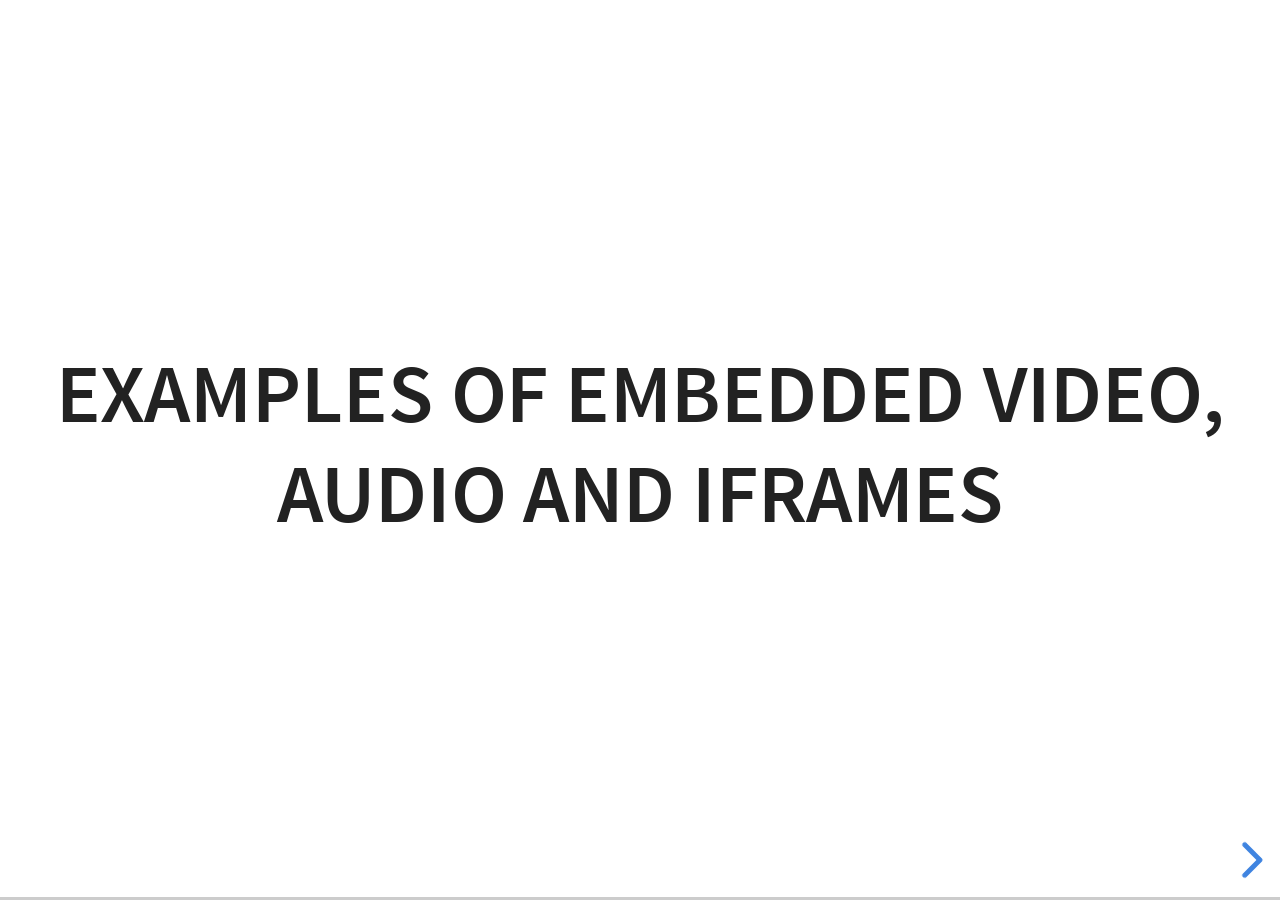
<file: examples/media.html>
<!doctype html>
<html lang="en">

	<head>
		<meta charset="utf-8">

		<title>reveal.js - Video, Audio and Iframes</title>

		<meta name="viewport" content="width=device-width, initial-scale=1.0, maximum-scale=1.0, user-scalable=no">

		<link rel="stylesheet" href="../dist/reveal.css">
		<link rel="stylesheet" href="../dist/theme/white.css" id="theme">
	</head>

	<body>

		<div class="reveal">

			<div class="slides">

				<section>
					<h2>Examples of embedded Video, Audio and Iframes</h2>
				</section>

				<section>
					<h2>Iframe</h2>
					<iframe data-autoplay width="700" height="540" src="https://slides.com/news/auto-animate/embed" frameborder="0"></iframe>
				</section>

				<section data-background-iframe="https://www.youtube.com/embed/h1_nyI3z8gI" data-background-interactive>
					<h2 style="color: #fff;">Iframe Background</h2>
				</section>

				<section>
					<h2>Video</h2>
					<video src="http://clips.vorwaerts-gmbh.de/big_buck_bunny.mp4" data-autoplay></video>
				</section>

				<section data-background-video="http://clips.vorwaerts-gmbh.de/big_buck_bunny.mp4">
					<h2>Background Video</h2>
				</section>

				<section>
					<h2>Auto-playing audio</h2>
					<audio src="assets/beeping.wav" data-autoplay></audio>
				</section>

				<section>
					<h2>Audio inside slide fragments</h2>
					<div class="fragment">
						Beep 1
						<audio src="assets/beeping.wav" data-autoplay></audio>
					</div>
					<div class="fragment">
						Beep 2
						<audio src="assets/beeping.wav" data-autoplay></audio>
					</div>
				</section>

				<section>
					<h2>Audio with controls</h2>
					<audio src="assets/beeping.wav" controls></audio>
				</section>

			</div>

		</div>

		<script src="../dist/reveal.js"></script>
		<script>
			Reveal.initialize({hash: true});
		</script>

	</body>
</html>
</file>
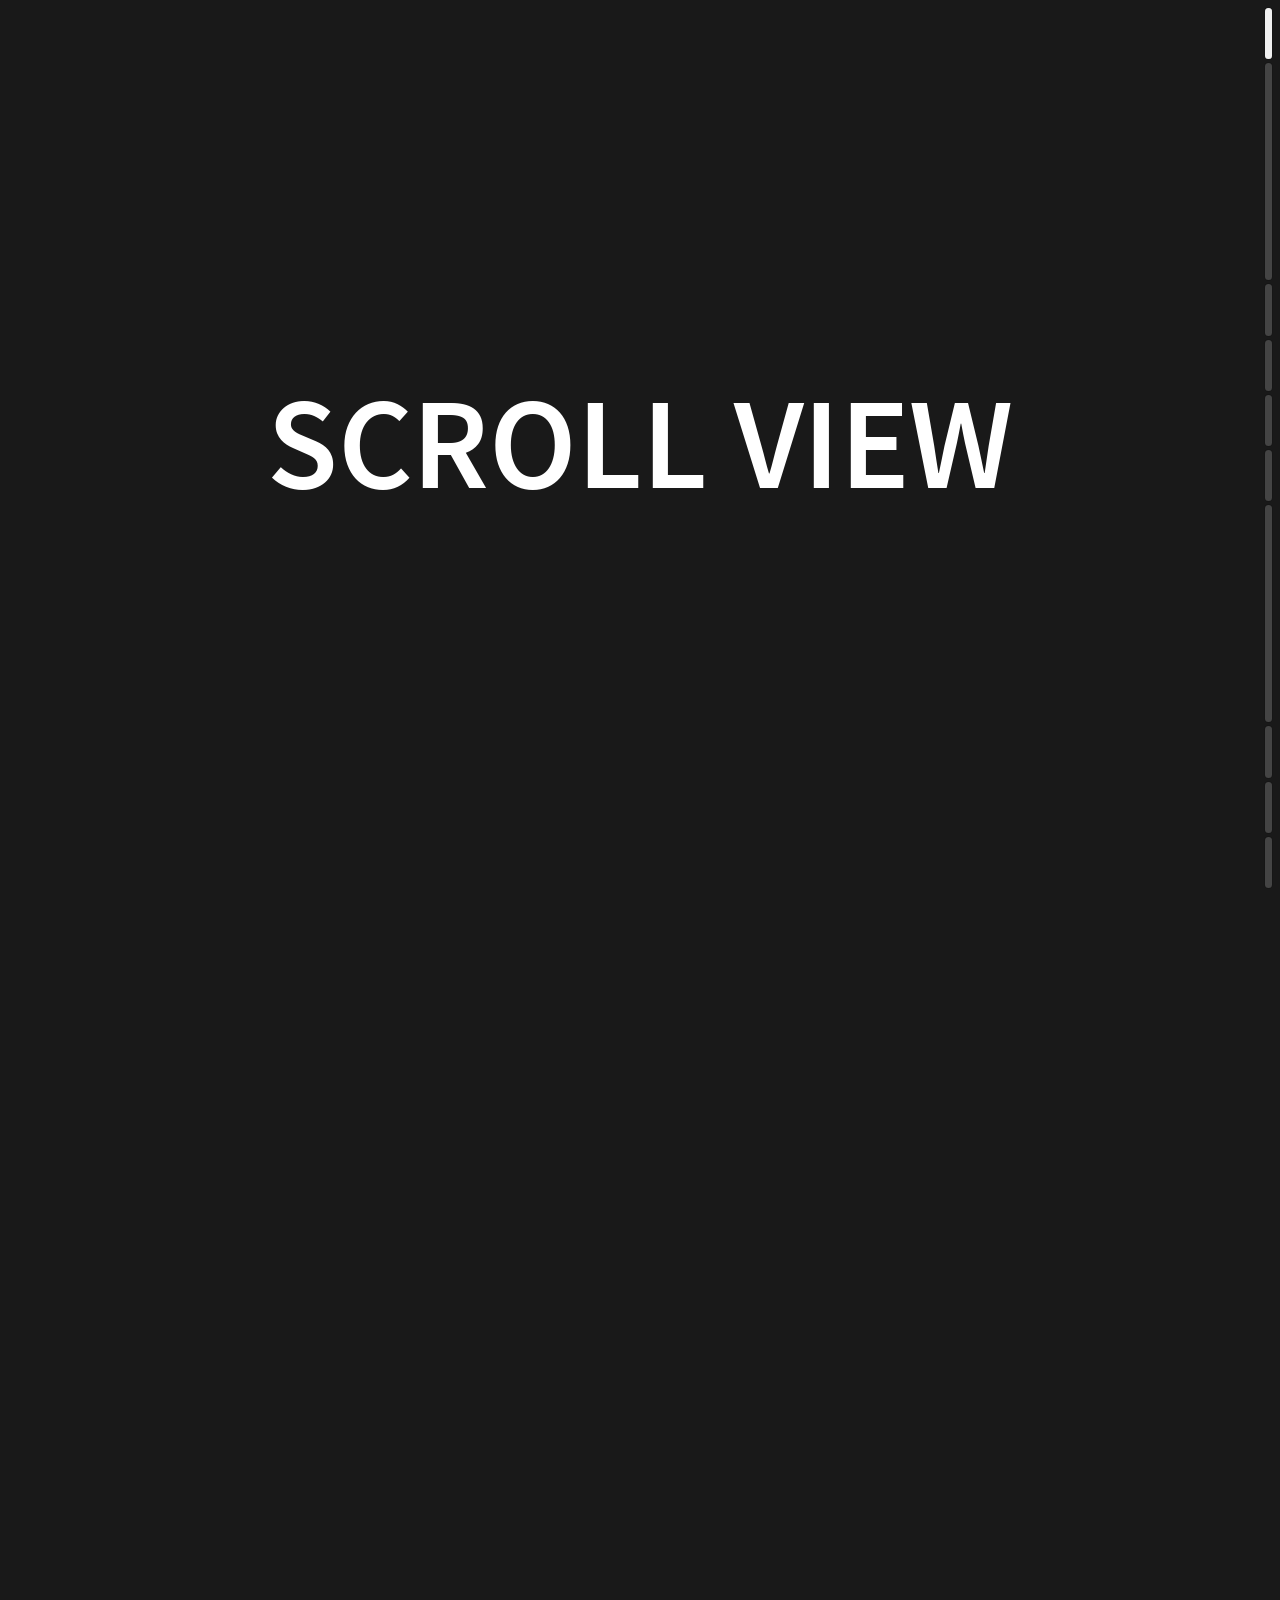
<file: examples/scroll.html>
<!doctype html>
<html lang="en">

	<head>
		<meta charset="utf-8">

		<title>reveal.js - Scroll View</title>

		<meta name="viewport" content="width=device-width, initial-scale=1.0, maximum-scale=1.0, user-scalable=no">

		<link rel="stylesheet" href="../dist/reset.css">
		<link rel="stylesheet" href="../dist/reveal.css">
		<link rel="stylesheet" href="../dist/theme/black.css" id="theme">
    <link rel="stylesheet" href="../plugin/highlight/monokai.css">
	</head>

	<body>

		<div class="reveal">

			<div class="slides">

				<section><h1>Scroll View</h1></section>
				<section data-background="indigo">
					<h2>Scroll triggered fragments</h2>
					<ul>
						<li class="fragment fade-left">Step one</li>
						<li class="fragment fade-left">Step two</li>
						<li class="fragment fade-left">Step three</li>
					</ul>
				</section>
				<section data-background-color="#fff"><h2>Scrollbar inverts<br>based on slide bg</h2></section>
				<section data-auto-animate data-auto-animate-easing="cubic-bezier(0.770, 0.000, 0.175, 1.000)">
					<h2>Auto-Animate</h2>
					<p>Scroll triggered auto-animations 😍</p>
					<div class="r-hstack justify-center">
						<div data-id="box1" style="background: #999; width: 50px; height: 50px; margin: 10px; border-radius: 5px;"></div>
						<div data-id="box2" style="background: #999; width: 50px; height: 50px; margin: 10px; border-radius: 5px;"></div>
						<div data-id="box3" style="background: #999; width: 50px; height: 50px; margin: 10px; border-radius: 5px;"></div>
					</div>
				</section>
				<section data-auto-animate data-auto-animate-easing="cubic-bezier(0.770, 0.000, 0.175, 1.000)">
					<div class="r-hstack justify-center">
						<div data-id="box1" data-auto-animate-delay="0" style="background: cyan; width: 150px; height: 100px; margin: 10px;"></div>
						<div data-id="box2" data-auto-animate-delay="0.1" style="background: magenta; width: 150px; height: 100px; margin: 10px;"></div>
						<div data-id="box3" data-auto-animate-delay="0.2" style="background: yellow; width: 150px; height: 100px; margin: 10px;"></div>
					</div>
					<h2 style="margin-top: 20px;">Auto-Animate</h2>
				</section>
				<section data-auto-animate data-auto-animate-easing="cubic-bezier(0.770, 0.000, 0.175, 1.000)">
					<div class="r-stack">
						<div data-id="box1" style="background: cyan; width: 300px; height: 300px; border-radius: 200px;"></div>
						<div data-id="box2" style="background: magenta; width: 200px; height: 200px; border-radius: 200px;"></div>
						<div data-id="box3" style="background: yellow; width: 100px; height: 100px; border-radius: 200px;"></div>
					</div>
					<h2 style="margin-top: 20px;">Auto-Animate</h2>
				</section>
				<section data-background-gradient="linear-gradient(to bottom, #283b95, #17b2c3)" id="gradient-bg">
					<h2 data-id="code-title">Code highlights,<br />meet scroll triggers</h2>
					<pre data-id="code-animation"><code class="hljs javascript" data-trim data-line-numbers="|4,8-11|17|22-24"><script type="text/template">
						import React, { useState } from 'react';

						function Example() {
						  const [count, setCount] = useState(0);

						  return (
						    <div>
						      <p>You clicked {count} times</p>
						      <button onClick={() => setCount(count + 1)}>
						        Click me
						      </button>
						    </div>
						  );
						}

						function SecondExample() {
						  const [count, setCount] = useState(0);

						  return (
						    <div>
						      <p>You clicked {count} times</p>
						      <button onClick={() => setCount(count + 1)}>
						        Click me
						      </button>
						    </div>
						  );
						}
					</script></code></pre>
				</section>
				<section class="stack">
          <section data-background="https://static.slid.es/reveal/image-placeholder.png" id="image-bg">
            <h2>Image Backgrounds</h2>
          </section>
          <section data-background-video-muted data-background-video="https://static.slid.es/site/homepage/v1/homepage-video-editor.mp4,https://static.slid.es/site/homepage/v1/homepage-video-editor.webm">
            <div style="background-color: rgba(0, 0, 0, 0.9); color: #fff; padding: 20px;">
              <h2>Video background</h2>
            </div>
          </section>
        </section>
				<section><h2>The end</h2></section>

			</div>

		</div>

		<script src="../dist/reveal.js"></script>
		<script src="../plugin/notes/notes.js"></script>
		<script src="../plugin/markdown/markdown.js"></script>
		<script src="../plugin/highlight/highlight.js"></script>
		<script>
			Reveal.initialize({
				view: 'scroll',
				hash: true,

				plugins: [ RevealMarkdown, RevealHighlight, RevealNotes ]
			});
		</script>

	</body>
</html>
</file>
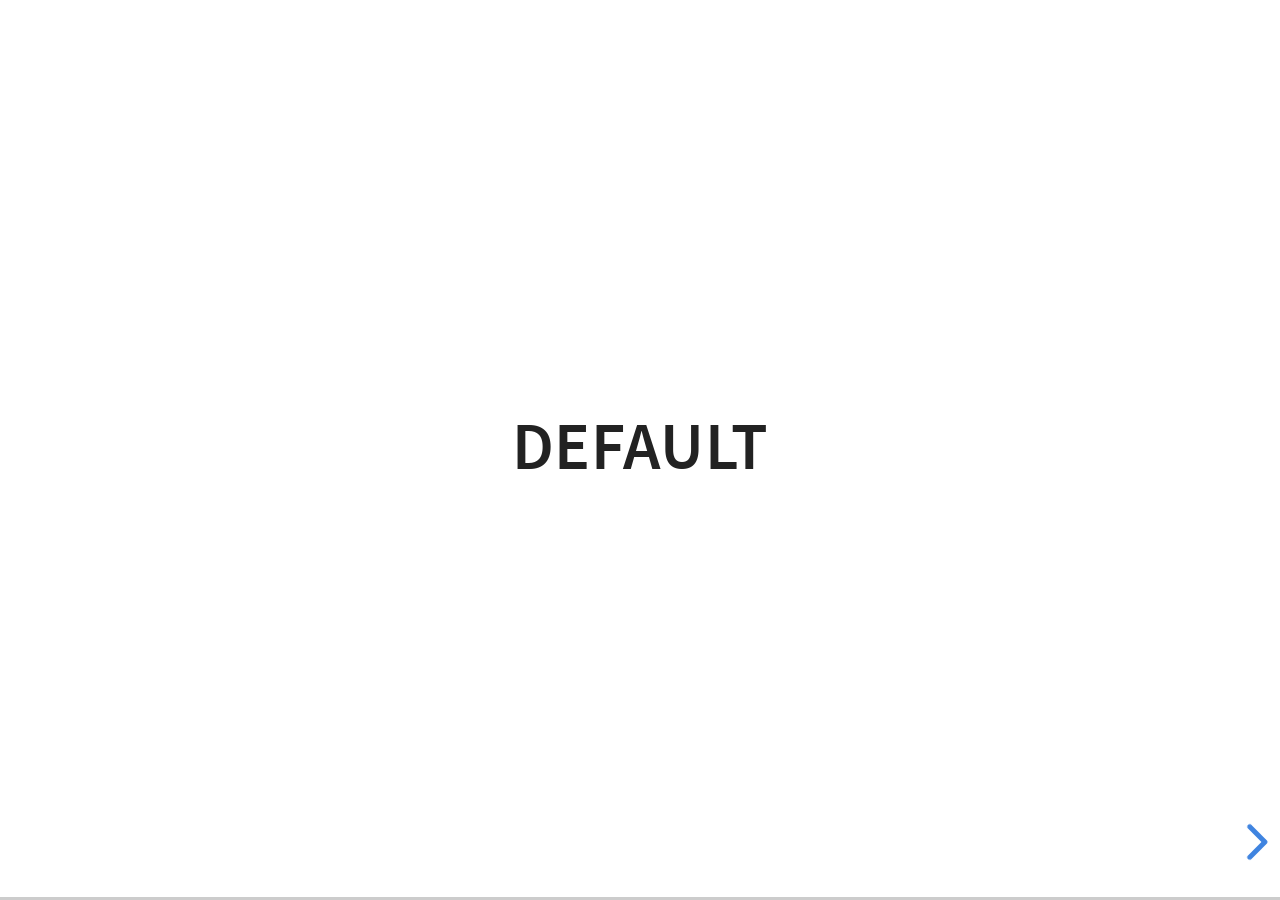
<file: examples/transitions.html>
<!doctype html>
<html lang="en">

	<head>
		<meta charset="utf-8">

		<title>reveal.js - Slide Transitions</title>

		<link rel="stylesheet" href="../dist/reveal.css">
		<link rel="stylesheet" href="../dist/theme/white.css" id="theme">
		<style type="text/css" media="screen">
			.slides section.has-dark-background,
			.slides section.has-dark-background h3 {
				color: #fff;
			}
			.slides section.has-light-background,
			.slides section.has-light-background h3 {
				color: #222;
			}
		</style>
	</head>

	<body>

		<div class="reveal">

			<div class="slides">

				<section>
					<h3>Default</h3>
				</section>

				<section>
					<h3>Default</h3>
				</section>

				<section data-transition="zoom">
					<h3>data-transition: zoom</h3>
				</section>

				<section data-transition="zoom-in fade-out">
					<h3>data-transition: zoom-in fade-out</h3>
				</section>

				<section>
					<h3>Default</h3>
				</section>

				<section data-transition="convex">
					<h3>data-transition: convex</h3>
				</section>

				<section data-transition="convex-in concave-out">
					<h3>data-transition: convex-in concave-out</h3>
				</section>

				<section>
					<section data-transition="zoom">
						<h3>Default</h3>
					</section>
					<section data-transition="concave">
						<h3>data-transition: concave</h3>
					</section>
					<section data-transition="convex-in fade-out">
						<h3>data-transition: convex-in fade-out</h3>
					</section>
					<section>
						<h3>Default</h3>
					</section>
				</section>

				<section data-transition="none">
					<h3>data-transition: none</h3>
				</section>

				<section>
					<h3>Default</h3>
				</section>

			</div>

		</div>

		<script src="../dist/reveal.js"></script>
		<script>
			Reveal.initialize({
				center: true,
				history: true,

				// transition: 'slide',
				// transitionSpeed: 'slow',
				// backgroundTransition: 'slide'
			});
		</script>

	</body>
</html>
</file>
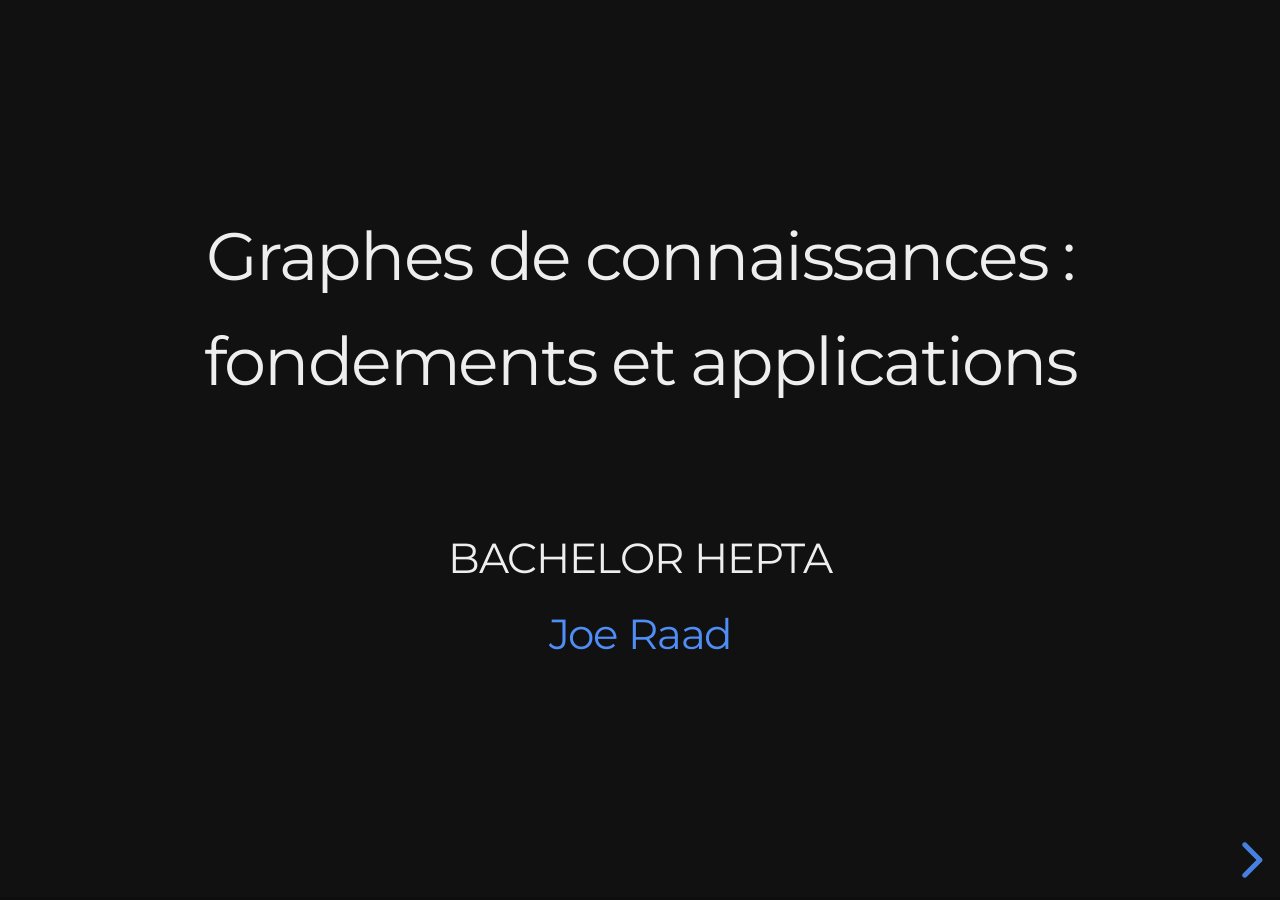
<file: pages/0-Plan.html>
<!doctype html>
<html lang="fr">

<head>
    <meta charset="utf-8">
    <meta name="viewport" content="width=device-width, initial-scale=1.0, maximum-scale=1.0, user-scalable=no">
    <meta name="robots" content="noindex, nofollow">
    <title>0-Plan</title>

    <link rel="stylesheet" href="../dist/reset.css">
    <link rel="stylesheet" href="../dist/reveal.css">
    <link rel="stylesheet" href="../dist/theme/night.css">
    <link rel="stylesheet" href="../css/custom.css">
    <link rel="stylesheet" href="../plugin/highlight/monokai.css">

    <style>
        /* ── Helpers for this deck ───────────────────────────────── */
        .part-label {
            display: inline-block;
            background: #4f8ef7;
            color: #09090f;
            font-size: 0.65em;
            font-weight: 700;
            letter-spacing: 0.15em;
            text-transform: uppercase;
            padding: 0.25rem 0.8rem;
            border-radius: 3px;
            margin-bottom: 1.2rem;
        }
        .box {
            border: 1px solid #3d4168;
            border-radius: 6px;
            padding: 0.8rem 1.2rem;
            background: #0d1117;
            font-size: 0.82em;
            line-height: 1.55;
            margin-top: 0.6rem;
        }
        .box-blue { border-color: #4f8ef7; }
        .img-placeholder {
            width: 80%;
            margin: 0.6rem auto;
            background: #0d1117;
            border: 2px dashed #3d4168;
            border-radius: 8px;
            display: flex;
            flex-direction: column;
            align-items: center;
            justify-content: center;
            gap: 0.4rem;
            color: #6b7099;
            font-size: 0.62em;
            text-align: center;
            padding: 0.8rem;
            box-sizing: border-box;
        }
        .img-placeholder strong { color: #4f8ef7; font-size: 1.05em; }
        .img-placeholder .src   { color: #3d4168; }
        .two-col { display: flex; gap: 1.5rem; align-items: flex-start; }
        .two-col > div { flex: 1; }
        .rdf-table { width: 100%; border-collapse: collapse; font-size: 0.72em; }
        .rdf-table th {
            background: #1e3a5f; color: #7eb8f7;
            padding: 0.35rem 0.6rem; border: 1px solid #444; text-align: left;
        }
        .rdf-table td {
            padding: 0.3rem 0.6rem; border: 1px solid #444; color: #eef0ff;
        }
        .rdf-table tr:nth-child(even) td { background: #0d1117; }
        blockquote {
            border-left: 4px solid #4f8ef7;
            padding-left: 1rem;
            color: #aaa;
            font-style: italic;
            margin: 0.8rem 0;
        }
        .kv-row { display: flex; gap: 1rem; align-items: baseline; margin-bottom: 0.5rem; }
        .kv-label {
            min-width: 110px; text-align: right;
            color: #4f8ef7; font-size: 0.7em; font-family: monospace;
            text-transform: uppercase; letter-spacing: 0.05em;
            border-right: 2px solid #3d4168; padding-right: 0.6rem;
            flex-shrink: 0;
        }
        .kv-body { font-size: 0.82em; line-height: 1.5; }
        code { font-size: 0.85em; color: #7eb8f7; background: #0d1117; padding: 0.1em 0.35em; border-radius: 3px; }

        /* ── Override night theme yellow links ───────────────────── */
        :root {
            --r-main-font-size:   34px;
            --r-link-color:       #4f8ef7;
            --r-link-color-dark:  #2a5cb8;
            --r-link-color-hover: #7eb8f7;
            --r-selection-background-color: #2a5cb8;
        }
        .reveal a             { color: #4f8ef7; }
        .reveal a:hover       { color: #7eb8f7; }
        .reveal .controls     { color: #4f8ef7; }
        .reveal .progress span { background: #4f8ef7; }
    </style>
</head>

<body>
<div class="reveal">
<div class="slides">

<!-- ═══════════════════════════════════════════════════════════════
  COVER
═══════════════════════════════════════════════════════════════ -->
<section>
    <h2>Graphes de connaissances :</h2>
    <h2>fondements et applications</h2>
    <br> <br>
    <h3>BACHELOR HEPTA</h3>
                <p>
                    <h3><a href="http://joe-raad.com">Joe Raad</a></h3>
                </p>
</section>

<!-- ═══════════════════════════════════════════════════════════════
  PLAN DU MODULE & OBJECTIFS
═══════════════════════════════════════════════════════════════ -->

<section data-background-color="#020408" data-background-gradient="repeating-linear-gradient(rgba(79,142,247,0.25) 0px,rgba(79,142,247,0.25) 1px,transparent 1px,transparent 60px),repeating-linear-gradient(90deg,rgba(79,142,247,0.25) 0px,rgba(79,142,247,0.25) 1px,transparent 1px,transparent 60px)" data-transition="slide">
    <div style="display:flex; align-items:center; gap:2.5rem; justify-content:center; max-width:860px; margin:0 auto;">
        <div style="font-size:7em; font-weight:900; color:rgba(79,142,247,0.13); line-height:1; flex-shrink:0; font-family:monospace; user-select:none;">00</div>
        <div style="text-align:left; border-left:3px solid #4f8ef7; padding-left:2rem;">
            <h2 style="font-size:1.3em; margin:0 0 1.4rem 0; color:#eef0ff;">Plan du module</h2>
            <!-- <div style="font-size:0.62em; color:#6b7099; text-transform:uppercase; letter-spacing:0.12em; margin-bottom:0.7rem;">Sections</div>
            <div style="font-size:0.78em; color:#aaa; margin-bottom:0.45rem; display:flex; align-items:center; gap:0.7rem;">
                <span style="color:#4f8ef7; font-family:monospace; font-weight:600; min-width:1.8rem;">1.1</span>
                <span>Le Web et ses limites</span>
            </div>
            <div style="font-size:0.78em; color:#aaa; display:flex; align-items:center; gap:0.7rem;">
                <span style="color:#4f8ef7; font-family:monospace; font-weight:600; min-width:1.8rem;">1.2</span>
                <span>Graphes de connaissances</span>
            </div> -->
        </div>
    </div>
</section>

<section>
    <h3 style="margin-bottom: 1.5rem;">Objectifs de ce cours</h3>

    <div style="display: grid; grid-template-columns: 1fr 1fr; gap: 1rem; max-width: 950px; margin: 0 auto; text-align: left;">
        
        <div class="box fragment" style="border-top: 3px solid #ff9f43; display: flex; flex-direction: column; justify-content: flex-start; height: 90%;">
            <div>
                <span style="font-size: 0.6em; font-weight: 700; color: #ff9f43; text-transform: uppercase; letter-spacing: 0.12em; display: block; margin-bottom: 0.3rem;">Comprendre</span>
                <h4 style="font-size: 0.85em; margin: 0 0 0.8rem 0; color: #fff;">L'enjeu crucial pour l'IA</h4>
            </div>
            <p style="font-size: 0.75em; color: #eef0ff; line-height: 1.5; margin: 0;">
                Saisir les limites du Web textuel actuel et découvrir comment les Graphes de Connaissances servent de socle pour guider l'IA moderne et éliminer les hallucinations des LLMs.
            </p>
        </div>

        <div class="box fragment" style="border-top: 3px solid #4f8ef7; display: flex; flex-direction: column; justify-content: flex-start; height: 90%;">
            <div>
                <span style="font-size: 0.6em; font-weight: 700; color: #4f8ef7; text-transform: uppercase; letter-spacing: 0.12em; display: block; margin-bottom: 0.3rem;">Modéliser</span>
                <h4 style="font-size: 0.85em; margin: 0 0 0.8rem 0; color: #fff;">Traduire le monde en graphes</h4>
            </div>
            <p style="font-size: 0.75em; color: #eef0ff; line-height: 1.5; margin: 0;">
                Apprendre à structurer des informations réelles en utilisant des standards formels afin de transformer des textes opaques en réseaux de données interprétables par les machines.
            </p>
        </div>

        <div class="box fragment" style="border-top: 3px solid #4f8ef7; display: flex; flex-direction: column; justify-content: flex-start; height: 100%;">
            <div>
                <span style="font-size: 0.6em; font-weight: 700; color: #4f8ef7; text-transform: uppercase; letter-spacing: 0.12em; display: block; margin-bottom: 0.3rem;">Interroger</span>
                <h4 style="font-size: 0.85em; margin: 0 0 0.8rem 0; color: #fff;">Extraire le sens caché</h4>
            </div>
            <p style="font-size: 0.75em; color: #eef0ff; line-height: 1.5; margin: 0;">
                Maîtriser le langage SPARQL pour poser des questions complexes et utiliser des mécanismes de raisonnement logique pour extraire des faits qui ne sont pas écrits explicitement.
            </p>
        </div>

        <div class="box fragment" style="border-top: 3px solid #4f8ef7; display: flex; flex-direction: column; justify-content: flex-start; height: 100%;">
            <div>
                <span style="font-size: 0.6em; font-weight: 700; color: #4f8ef7; text-transform: uppercase; letter-spacing: 0.12em; display: block; margin-bottom: 0.3rem;">Lier</span>
                <h4 style="font-size: 0.85em; margin: 0 0 0.8rem 0; color: #fff;">Unir les données mondiales</h4>
            </div>
            <p style="font-size: 0.75em; color: #eef0ff; line-height: 1.5; margin: 0;">
                Exploiter l'architecture du Web Sémantique pour connecter des sources mondiales hétérogènes et transformer des silos isolés en un espace de données global ouvert et interopérable.
            </p>
        </div>
    </div>
</section>

<section>
    <h3>Plan du module</h3>
    <p style="font-size:0.75em; color:#aaa;">Tous les standards ci-dessous sont des recommandations officielles du W3C.</p>
    <ol>
        <li><strong>Introduction</strong> : le Web, ses limites, le Web Sémantique et les graphes de connaissances</li>
        <li class="fragment"><strong>Modélisation</strong> : le modèle de données des graphes de connaissances</li>
        <li class="fragment"><strong>Raisonnement</strong> : RDFS et une introduction à OWL</li>
        <li class="fragment"><strong>Interrogation</strong> : langage de requête pour interroger un graphe</li>
        <li class="fragment"><strong>Wikidata</strong> : interroger et lier vos propres données au Web de données ouvert</li>
    </ol>
</section>

<section>
    <h3>À la fin de ce module, vous saurez…</h3>
    <ul>
        <li class="fragment"><strong>Créer</strong> des graphes de connaissances capables de raisonner automatiquement sur un domaine</li>
        <li class="fragment"><strong>Organiser et interroger</strong> des informations sous forme de graphes à l'aide des technologies du Web Sémantique (RDF, RDFS, OWL, SPARQL)</li>
        <li class="fragment"><strong>Relier</strong> vos propres données à des graphes ouverts comme Wikidata, pour sortir des silos isolés</li>
        <li class="fragment"><strong>Comprendre</strong> les fondements symboliques de l'IA moderne : et pourquoi les KGs sont indispensables aux systèmes d'IA fiables</li>
    </ul>
    <p class="fragment" style="margin-top:1rem; font-style:italic; color:#4f8ef7;">
        Objectif : donner du <em>sens</em> aux données : construire des connaissances que les machines peuvent exploiter.
    </p>
</section>

<section>
    <h3>Evaluation</h3>
</section>





</div><!-- .slides -->
</div><!-- .reveal -->

<script src="../dist/reveal.js"></script>
<script src="../plugin/notes/notes.js"></script>
<script src="../plugin/markdown/markdown.js"></script>
<script src="../plugin/highlight/highlight.js"></script>
<script>
    Reveal.initialize({
        hash: true,
        slideNumber: false,
        pdfSeparateFragments: false,
        plugins: [RevealMarkdown, RevealHighlight, RevealNotes]
    });
</script>
</body>
</html>
</file>
<file: dist/reveal.css>
/**
 * reveal.js 5.2.0
 * https://revealjs.com
 * MIT licensed
 *
 * Copyright (C) 2011-2024 Hakim El Hattab, https://hakim.se
 */

.reveal .r-stretch,.reveal .stretch{max-width:none;max-height:none}.reveal pre.r-stretch code,.reveal pre.stretch code{height:100%;max-height:100%;box-sizing:border-box}.reveal .r-fit-text{display:inline-block;white-space:nowrap}.reveal .r-stack{display:grid;grid-template-rows:100%}.reveal .r-stack>*{grid-area:1/1;margin:auto}.reveal .r-hstack,.reveal .r-vstack{display:flex}.reveal .r-hstack img,.reveal .r-hstack video,.reveal .r-vstack img,.reveal .r-vstack video{min-width:0;min-height:0;object-fit:contain}.reveal .r-vstack{flex-direction:column;align-items:center;justify-content:center}.reveal .r-hstack{flex-direction:row;align-items:center;justify-content:center}.reveal .items-stretch{align-items:stretch}.reveal .items-start{align-items:flex-start}.reveal .items-center{align-items:center}.reveal .items-end{align-items:flex-end}.reveal .justify-between{justify-content:space-between}.reveal .justify-around{justify-content:space-around}.reveal .justify-start{justify-content:flex-start}.reveal .justify-center{justify-content:center}.reveal .justify-end{justify-content:flex-end}html.reveal-full-page{width:100%;height:100%;height:100vh;height:calc(var(--vh,1vh) * 100);height:100dvh;overflow:hidden}.reveal-viewport{height:100%;overflow:hidden;position:relative;line-height:1;margin:0;background-color:#fff;color:#000;--r-controls-spacing:12px;--r-overlay-header-height:40px;--r-overlay-margin:0px;--r-overlay-padding:6px;--r-overlay-gap:5px}@media screen and (max-width:1024px),(max-height:768px){.reveal-viewport{--r-overlay-header-height:26px}}.reveal-viewport:fullscreen{top:0!important;left:0!important;width:100%!important;height:100%!important;transform:none!important}.reveal .fragment{transition:all .2s ease}.reveal .fragment:not(.custom){opacity:0;visibility:hidden;will-change:opacity}.reveal .fragment.visible{opacity:1;visibility:inherit}.reveal .fragment.disabled{transition:none}.reveal .fragment.grow{opacity:1;visibility:inherit}.reveal .fragment.grow.visible{transform:scale(1.3)}.reveal .fragment.shrink{opacity:1;visibility:inherit}.reveal .fragment.shrink.visible{transform:scale(.7)}.reveal .fragment.zoom-in{transform:scale(.1)}.reveal .fragment.zoom-in.visible{transform:none}.reveal .fragment.fade-out{opacity:1;visibility:inherit}.reveal .fragment.fade-out.visible{opacity:0;visibility:hidden}.reveal .fragment.semi-fade-out{opacity:1;visibility:inherit}.reveal .fragment.semi-fade-out.visible{opacity:.5;visibility:inherit}.reveal .fragment.strike{opacity:1;visibility:inherit}.reveal .fragment.strike.visible{text-decoration:line-through}.reveal .fragment.fade-up{transform:translate(0,40px)}.reveal .fragment.fade-up.visible{transform:translate(0,0)}.reveal .fragment.fade-down{transform:translate(0,-40px)}.reveal .fragment.fade-down.visible{transform:translate(0,0)}.reveal .fragment.fade-right{transform:translate(-40px,0)}.reveal .fragment.fade-right.visible{transform:translate(0,0)}.reveal .fragment.fade-left{transform:translate(40px,0)}.reveal .fragment.fade-left.visible{transform:translate(0,0)}.reveal .fragment.current-visible,.reveal .fragment.fade-in-then-out{opacity:0;visibility:hidden}.reveal .fragment.current-visible.current-fragment,.reveal .fragment.fade-in-then-out.current-fragment{opacity:1;visibility:inherit}.reveal .fragment.fade-in-then-semi-out{opacity:0;visibility:hidden}.reveal .fragment.fade-in-then-semi-out.visible{opacity:.5;visibility:inherit}.reveal .fragment.fade-in-then-semi-out.current-fragment{opacity:1;visibility:inherit}.reveal .fragment.highlight-blue,.reveal .fragment.highlight-current-blue,.reveal .fragment.highlight-current-green,.reveal .fragment.highlight-current-red,.reveal .fragment.highlight-green,.reveal .fragment.highlight-red{opacity:1;visibility:inherit}.reveal .fragment.highlight-red.visible{color:#ff2c2d}.reveal .fragment.highlight-green.visible{color:#17ff2e}.reveal .fragment.highlight-blue.visible{color:#1b91ff}.reveal .fragment.highlight-current-red.current-fragment{color:#ff2c2d}.reveal .fragment.highlight-current-green.current-fragment{color:#17ff2e}.reveal .fragment.highlight-current-blue.current-fragment{color:#1b91ff}.reveal:after{content:"";font-style:italic}.reveal iframe{z-index:1}.reveal a{position:relative}@keyframes bounce-right{0%,10%,25%,40%,50%{transform:translateX(0)}20%{transform:translateX(10px)}30%{transform:translateX(-5px)}}@keyframes bounce-left{0%,10%,25%,40%,50%{transform:translateX(0)}20%{transform:translateX(-10px)}30%{transform:translateX(5px)}}@keyframes bounce-down{0%,10%,25%,40%,50%{transform:translateY(0)}20%{transform:translateY(10px)}30%{transform:translateY(-5px)}}.reveal .controls{display:none;position:absolute;top:auto;bottom:var(--r-controls-spacing);right:var(--r-controls-spacing);left:auto;z-index:11;color:#000;pointer-events:none;font-size:10px}.reveal .controls button{position:absolute;padding:0;background-color:transparent;border:0;outline:0;cursor:pointer;color:currentColor;transform:scale(.9999);transition:color .2s ease,opacity .2s ease,transform .2s ease;z-index:2;pointer-events:auto;font-size:inherit;visibility:hidden;opacity:0;-webkit-appearance:none;-webkit-tap-highlight-color:transparent}.reveal .controls .controls-arrow:after,.reveal .controls .controls-arrow:before{content:"";position:absolute;top:0;left:0;width:2.6em;height:.5em;border-radius:.25em;background-color:currentColor;transition:all .15s ease,background-color .8s ease;transform-origin:.2em 50%;will-change:transform}.reveal .controls .controls-arrow{position:relative;width:3.6em;height:3.6em}.reveal .controls .controls-arrow:before{transform:translateX(.5em) translateY(1.55em) rotate(45deg)}.reveal .controls .controls-arrow:after{transform:translateX(.5em) translateY(1.55em) rotate(-45deg)}.reveal .controls .controls-arrow:hover:before{transform:translateX(.5em) translateY(1.55em) rotate(40deg)}.reveal .controls .controls-arrow:hover:after{transform:translateX(.5em) translateY(1.55em) rotate(-40deg)}.reveal .controls .controls-arrow:active:before{transform:translateX(.5em) translateY(1.55em) rotate(36deg)}.reveal .controls .controls-arrow:active:after{transform:translateX(.5em) translateY(1.55em) rotate(-36deg)}.reveal .controls .navigate-left{right:6.4em;bottom:3.2em;transform:translateX(-10px)}.reveal .controls .navigate-left.highlight{animation:bounce-left 2s 50 both ease-out}.reveal .controls .navigate-right{right:0;bottom:3.2em;transform:translateX(10px)}.reveal .controls .navigate-right .controls-arrow{transform:rotate(180deg)}.reveal .controls .navigate-right.highlight{animation:bounce-right 2s 50 both ease-out}.reveal .controls .navigate-up{right:3.2em;bottom:6.4em;transform:translateY(-10px)}.reveal .controls .navigate-up .controls-arrow{transform:rotate(90deg)}.reveal .controls .navigate-down{right:3.2em;bottom:-1.4em;padding-bottom:1.4em;transform:translateY(10px)}.reveal .controls .navigate-down .controls-arrow{transform:rotate(-90deg)}.reveal .controls .navigate-down.highlight{animation:bounce-down 2s 50 both ease-out}.reveal .controls[data-controls-back-arrows=faded] .navigate-up.enabled{opacity:.3}.reveal .controls[data-controls-back-arrows=faded] .navigate-up.enabled:hover{opacity:1}.reveal .controls[data-controls-back-arrows=hidden] .navigate-up.enabled{opacity:0;visibility:hidden}.reveal .controls .enabled{visibility:visible;opacity:.9;cursor:pointer;transform:none}.reveal .controls .enabled.fragmented{opacity:.5}.reveal .controls .enabled.fragmented:hover,.reveal .controls .enabled:hover{opacity:1}.reveal:not(.rtl) .controls[data-controls-back-arrows=faded] .navigate-left.enabled{opacity:.3}.reveal:not(.rtl) .controls[data-controls-back-arrows=faded] .navigate-left.enabled:hover{opacity:1}.reveal:not(.rtl) .controls[data-controls-back-arrows=hidden] .navigate-left.enabled{opacity:0;visibility:hidden}.reveal.rtl .controls[data-controls-back-arrows=faded] .navigate-right.enabled{opacity:.3}.reveal.rtl .controls[data-controls-back-arrows=faded] .navigate-right.enabled:hover{opacity:1}.reveal.rtl .controls[data-controls-back-arrows=hidden] .navigate-right.enabled{opacity:0;visibility:hidden}.reveal[data-navigation-mode=linear].has-horizontal-slides .navigate-down,.reveal[data-navigation-mode=linear].has-horizontal-slides .navigate-up{display:none}.reveal:not(.has-vertical-slides) .controls .navigate-left,.reveal[data-navigation-mode=linear].has-horizontal-slides .navigate-left{bottom:1.4em;right:5.5em}.reveal:not(.has-vertical-slides) .controls .navigate-right,.reveal[data-navigation-mode=linear].has-horizontal-slides .navigate-right{bottom:1.4em;right:.5em}.reveal:not(.has-horizontal-slides) .controls .navigate-up{right:1.4em;bottom:5em}.reveal:not(.has-horizontal-slides) .controls .navigate-down{right:1.4em;bottom:.5em}.reveal.has-dark-background .controls{color:#fff}.reveal.has-light-background .controls{color:#000}.reveal.no-hover .controls .controls-arrow:active:before,.reveal.no-hover .controls .controls-arrow:hover:before{transform:translateX(.5em) translateY(1.55em) rotate(45deg)}.reveal.no-hover .controls .controls-arrow:active:after,.reveal.no-hover .controls .controls-arrow:hover:after{transform:translateX(.5em) translateY(1.55em) rotate(-45deg)}@media screen and (min-width:500px){.reveal-viewport{--r-controls-spacing:0.8em}.reveal .controls[data-controls-layout=edges]{top:0;right:0;bottom:0;left:0}.reveal .controls[data-controls-layout=edges] .navigate-down,.reveal .controls[data-controls-layout=edges] .navigate-left,.reveal .controls[data-controls-layout=edges] .navigate-right,.reveal .controls[data-controls-layout=edges] .navigate-up{bottom:auto;right:auto}.reveal .controls[data-controls-layout=edges] .navigate-left{top:50%;left:var(--r-controls-spacing);margin-top:-1.8em}.reveal .controls[data-controls-layout=edges] .navigate-right{top:50%;right:var(--r-controls-spacing);margin-top:-1.8em}.reveal .controls[data-controls-layout=edges] .navigate-up{top:var(--r-controls-spacing);left:50%;margin-left:-1.8em}.reveal .controls[data-controls-layout=edges] .navigate-down{bottom:calc(var(--r-controls-spacing) - 1.4em + .3em);left:50%;margin-left:-1.8em}}.reveal .progress{position:absolute;display:none;height:3px;width:100%;bottom:0;left:0;z-index:10;background-color:rgba(0,0,0,.2);color:#fff}.reveal .progress:after{content:"";display:block;position:absolute;height:10px;width:100%;top:-10px}.reveal .progress span{display:block;height:100%;width:100%;background-color:currentColor;transition:transform .8s cubic-bezier(.26,.86,.44,.985);transform-origin:0 0;transform:scaleX(0)}.reveal .slide-number{position:absolute;display:block;right:8px;bottom:8px;z-index:31;font-family:Helvetica,sans-serif;font-size:12px;line-height:1;color:#fff;background-color:rgba(0,0,0,.4);padding:5px}.reveal .slide-number a{color:currentColor}.reveal .slide-number-delimiter{margin:0 3px}.reveal{position:relative;width:100%;height:100%;overflow:hidden;touch-action:pinch-zoom}.reveal.embedded{touch-action:pan-y}.reveal.embedded.is-vertical-slide{touch-action:none}.reveal .slides{position:absolute;width:100%;height:100%;top:0;right:0;bottom:0;left:0;margin:auto;pointer-events:none;overflow:visible;z-index:1;text-align:center;perspective:600px;perspective-origin:50% 40%}.reveal .slides>section{perspective:600px}.reveal .slides>section,.reveal .slides>section>section{display:none;position:absolute;width:100%;pointer-events:auto;z-index:10;transform-style:flat;transition:transform-origin .8s cubic-bezier(.26,.86,.44,.985),transform .8s cubic-bezier(.26,.86,.44,.985),visibility .8s cubic-bezier(.26,.86,.44,.985),opacity .8s cubic-bezier(.26,.86,.44,.985)}.reveal[data-transition-speed=fast] .slides section{transition-duration:.4s}.reveal[data-transition-speed=slow] .slides section{transition-duration:1.2s}.reveal .slides section[data-transition-speed=fast]{transition-duration:.4s}.reveal .slides section[data-transition-speed=slow]{transition-duration:1.2s}.reveal .slides>section.stack{padding-top:0;padding-bottom:0;pointer-events:none;height:100%}.reveal .slides>section.present,.reveal .slides>section>section.present{display:block;z-index:11;opacity:1}.reveal .slides>section:empty,.reveal .slides>section>section:empty,.reveal .slides>section>section[data-background-interactive],.reveal .slides>section[data-background-interactive]{pointer-events:none}.reveal.center,.reveal.center .slides,.reveal.center .slides section{min-height:0!important}.reveal .slides>section:not(.present),.reveal .slides>section>section:not(.present){pointer-events:none}.reveal.overview .slides>section,.reveal.overview .slides>section>section{pointer-events:auto}.reveal .slides>section.future,.reveal .slides>section.future>section,.reveal .slides>section.past,.reveal .slides>section.past>section,.reveal .slides>section>section.future,.reveal .slides>section>section.past{opacity:0}.reveal .slides>section[data-transition=slide].past,.reveal .slides>section[data-transition~=slide-out].past,.reveal.slide .slides>section:not([data-transition]).past{transform:translate(-150%,0)}.reveal .slides>section[data-transition=slide].future,.reveal .slides>section[data-transition~=slide-in].future,.reveal.slide .slides>section:not([data-transition]).future{transform:translate(150%,0)}.reveal .slides>section>section[data-transition=slide].past,.reveal .slides>section>section[data-transition~=slide-out].past,.reveal.slide .slides>section>section:not([data-transition]).past{transform:translate(0,-150%)}.reveal .slides>section>section[data-transition=slide].future,.reveal .slides>section>section[data-transition~=slide-in].future,.reveal.slide .slides>section>section:not([data-transition]).future{transform:translate(0,150%)}.reveal .slides>section[data-transition=linear].past,.reveal .slides>section[data-transition~=linear-out].past,.reveal.linear .slides>section:not([data-transition]).past{transform:translate(-150%,0)}.reveal .slides>section[data-transition=linear].future,.reveal .slides>section[data-transition~=linear-in].future,.reveal.linear .slides>section:not([data-transition]).future{transform:translate(150%,0)}.reveal .slides>section>section[data-transition=linear].past,.reveal .slides>section>section[data-transition~=linear-out].past,.reveal.linear .slides>section>section:not([data-transition]).past{transform:translate(0,-150%)}.reveal .slides>section>section[data-transition=linear].future,.reveal .slides>section>section[data-transition~=linear-in].future,.reveal.linear .slides>section>section:not([data-transition]).future{transform:translate(0,150%)}.reveal .slides section[data-transition=default].stack,.reveal.default .slides section.stack{transform-style:preserve-3d}.reveal .slides>section[data-transition=default].past,.reveal .slides>section[data-transition~=default-out].past,.reveal.default .slides>section:not([data-transition]).past{transform:translate3d(-100%,0,0) rotateY(-90deg) translate3d(-100%,0,0)}.reveal .slides>section[data-transition=default].future,.reveal .slides>section[data-transition~=default-in].future,.reveal.default .slides>section:not([data-transition]).future{transform:translate3d(100%,0,0) rotateY(90deg) translate3d(100%,0,0)}.reveal .slides>section>section[data-transition=default].past,.reveal .slides>section>section[data-transition~=default-out].past,.reveal.default .slides>section>section:not([data-transition]).past{transform:translate3d(0,-300px,0) rotateX(70deg) translate3d(0,-300px,0)}.reveal .slides>section>section[data-transition=default].future,.reveal .slides>section>section[data-transition~=default-in].future,.reveal.default .slides>section>section:not([data-transition]).future{transform:translate3d(0,300px,0) rotateX(-70deg) translate3d(0,300px,0)}.reveal .slides section[data-transition=convex].stack,.reveal.convex .slides section.stack{transform-style:preserve-3d}.reveal .slides>section[data-transition=convex].past,.reveal .slides>section[data-transition~=convex-out].past,.reveal.convex .slides>section:not([data-transition]).past{transform:translate3d(-100%,0,0) rotateY(-90deg) translate3d(-100%,0,0)}.reveal .slides>section[data-transition=convex].future,.reveal .slides>section[data-transition~=convex-in].future,.reveal.convex .slides>section:not([data-transition]).future{transform:translate3d(100%,0,0) rotateY(90deg) translate3d(100%,0,0)}.reveal .slides>section>section[data-transition=convex].past,.reveal .slides>section>section[data-transition~=convex-out].past,.reveal.convex .slides>section>section:not([data-transition]).past{transform:translate3d(0,-300px,0) rotateX(70deg) translate3d(0,-300px,0)}.reveal .slides>section>section[data-transition=convex].future,.reveal .slides>section>section[data-transition~=convex-in].future,.reveal.convex .slides>section>section:not([data-transition]).future{transform:translate3d(0,300px,0) rotateX(-70deg) translate3d(0,300px,0)}.reveal .slides section[data-transition=concave].stack,.reveal.concave .slides section.stack{transform-style:preserve-3d}.reveal .slides>section[data-transition=concave].past,.reveal .slides>section[data-transition~=concave-out].past,.reveal.concave .slides>section:not([data-transition]).past{transform:translate3d(-100%,0,0) rotateY(90deg) translate3d(-100%,0,0)}.reveal .slides>section[data-transition=concave].future,.reveal .slides>section[data-transition~=concave-in].future,.reveal.concave .slides>section:not([data-transition]).future{transform:translate3d(100%,0,0) rotateY(-90deg) translate3d(100%,0,0)}.reveal .slides>section>section[data-transition=concave].past,.reveal .slides>section>section[data-transition~=concave-out].past,.reveal.concave .slides>section>section:not([data-transition]).past{transform:translate3d(0,-80%,0) rotateX(-70deg) translate3d(0,-80%,0)}.reveal .slides>section>section[data-transition=concave].future,.reveal .slides>section>section[data-transition~=concave-in].future,.reveal.concave .slides>section>section:not([data-transition]).future{transform:translate3d(0,80%,0) rotateX(70deg) translate3d(0,80%,0)}.reveal .slides section[data-transition=zoom],.reveal.zoom .slides section:not([data-transition]){transition-timing-function:ease}.reveal .slides>section[data-transition=zoom].past,.reveal .slides>section[data-transition~=zoom-out].past,.reveal.zoom .slides>section:not([data-transition]).past{visibility:hidden;transform:scale(16)}.reveal .slides>section[data-transition=zoom].future,.reveal .slides>section[data-transition~=zoom-in].future,.reveal.zoom .slides>section:not([data-transition]).future{visibility:hidden;transform:scale(.2)}.reveal .slides>section>section[data-transition=zoom].past,.reveal .slides>section>section[data-transition~=zoom-out].past,.reveal.zoom .slides>section>section:not([data-transition]).past{transform:scale(16)}.reveal .slides>section>section[data-transition=zoom].future,.reveal .slides>section>section[data-transition~=zoom-in].future,.reveal.zoom .slides>section>section:not([data-transition]).future{transform:scale(.2)}.reveal.cube .slides{perspective:1300px}.reveal.cube .slides section{padding:30px;min-height:700px;backface-visibility:hidden;box-sizing:border-box;transform-style:preserve-3d}.reveal.center.cube .slides section{min-height:0}.reveal.cube .slides section:not(.stack):before{content:"";position:absolute;display:block;width:100%;height:100%;left:0;top:0;background:rgba(0,0,0,.1);border-radius:4px;transform:translateZ(-20px)}.reveal.cube .slides section:not(.stack):after{content:"";position:absolute;display:block;width:90%;height:30px;left:5%;bottom:0;background:0 0;z-index:1;border-radius:4px;box-shadow:0 95px 25px rgba(0,0,0,.2);transform:translateZ(-90px) rotateX(65deg)}.reveal.cube .slides>section.stack{padding:0;background:0 0}.reveal.cube .slides>section.past{transform-origin:100% 0;transform:translate3d(-100%,0,0) rotateY(-90deg)}.reveal.cube .slides>section.future{transform-origin:0 0;transform:translate3d(100%,0,0) rotateY(90deg)}.reveal.cube .slides>section>section.past{transform-origin:0 100%;transform:translate3d(0,-100%,0) rotateX(90deg)}.reveal.cube .slides>section>section.future{transform-origin:0 0;transform:translate3d(0,100%,0) rotateX(-90deg)}.reveal.page .slides{perspective-origin:0 50%;perspective:3000px}.reveal.page .slides section{padding:30px;min-height:700px;box-sizing:border-box;transform-style:preserve-3d}.reveal.page .slides section.past{z-index:12}.reveal.page .slides section:not(.stack):before{content:"";position:absolute;display:block;width:100%;height:100%;left:0;top:0;background:rgba(0,0,0,.1);transform:translateZ(-20px)}.reveal.page .slides section:not(.stack):after{content:"";position:absolute;display:block;width:90%;height:30px;left:5%;bottom:0;background:0 0;z-index:1;border-radius:4px;box-shadow:0 95px 25px rgba(0,0,0,.2);transform:translateZ(-90px) rotateX(65deg)}.reveal.page .slides>section.stack{padding:0;background:0 0}.reveal.page .slides>section.past{transform-origin:0 0;transform:translate3d(-40%,0,0) rotateY(-80deg)}.reveal.page .slides>section.future{transform-origin:100% 0;transform:translate3d(0,0,0)}.reveal.page .slides>section>section.past{transform-origin:0 0;transform:translate3d(0,-40%,0) rotateX(80deg)}.reveal.page .slides>section>section.future{transform-origin:0 100%;transform:translate3d(0,0,0)}.reveal .slides section[data-transition=fade],.reveal.fade .slides section:not([data-transition]),.reveal.fade .slides>section>section:not([data-transition]){transform:none;transition:opacity .5s}.reveal.fade.overview .slides section,.reveal.fade.overview .slides>section>section{transition:none}.reveal .slides section[data-transition=none],.reveal.none .slides section:not([data-transition]){transform:none;transition:none}.reveal .pause-overlay{position:absolute;top:0;left:0;width:100%;height:100%;background:#000;visibility:hidden;opacity:0;z-index:100;transition:all 1s ease}.reveal .pause-overlay .resume-button{position:absolute;bottom:20px;right:20px;color:#ccc;border-radius:2px;padding:6px 14px;border:2px solid #ccc;font-size:16px;background:0 0;cursor:pointer}.reveal .pause-overlay .resume-button:hover{color:#fff;border-color:#fff}.reveal.paused .pause-overlay{visibility:visible;opacity:1}.reveal .no-transition,.reveal .no-transition *,.reveal .slides.disable-slide-transitions section{transition:none!important}.reveal .slides.disable-slide-transitions section{transform:none!important}.reveal .backgrounds{position:absolute;width:100%;height:100%;top:0;left:0;perspective:600px}.reveal .slide-background{display:none;position:absolute;width:100%;height:100%;opacity:0;visibility:hidden;overflow:hidden;background-color:rgba(0,0,0,0);transition:all .8s cubic-bezier(.26,.86,.44,.985)}.reveal .slide-background-content{position:absolute;width:100%;height:100%;background-position:50% 50%;background-repeat:no-repeat;background-size:cover}.reveal .slide-background.stack{display:block}.reveal .slide-background.present{opacity:1;visibility:visible;z-index:2}.print-pdf .reveal .slide-background{opacity:1!important;visibility:visible!important}.reveal .slide-background video{position:absolute;width:100%;height:100%;max-width:none;max-height:none;top:0;left:0;object-fit:cover}.reveal .slide-background[data-background-size=contain] video{object-fit:contain}.reveal>.backgrounds .slide-background[data-background-transition=none],.reveal[data-background-transition=none]>.backgrounds .slide-background:not([data-background-transition]){transition:none}.reveal>.backgrounds .slide-background[data-background-transition=slide],.reveal[data-background-transition=slide]>.backgrounds .slide-background:not([data-background-transition]){opacity:1}.reveal>.backgrounds .slide-background.past[data-background-transition=slide],.reveal[data-background-transition=slide]>.backgrounds .slide-background.past:not([data-background-transition]){transform:translate(-100%,0)}.reveal>.backgrounds .slide-background.future[data-background-transition=slide],.reveal[data-background-transition=slide]>.backgrounds .slide-background.future:not([data-background-transition]){transform:translate(100%,0)}.reveal>.backgrounds .slide-background>.slide-background.past[data-background-transition=slide],.reveal[data-background-transition=slide]>.backgrounds .slide-background>.slide-background.past:not([data-background-transition]){transform:translate(0,-100%)}.reveal>.backgrounds .slide-background>.slide-background.future[data-background-transition=slide],.reveal[data-background-transition=slide]>.backgrounds .slide-background>.slide-background.future:not([data-background-transition]){transform:translate(0,100%)}.reveal>.backgrounds .slide-background.past[data-background-transition=convex],.reveal[data-background-transition=convex]>.backgrounds .slide-background.past:not([data-background-transition]){opacity:0;transform:translate3d(-100%,0,0) rotateY(-90deg) translate3d(-100%,0,0)}.reveal>.backgrounds .slide-background.future[data-background-transition=convex],.reveal[data-background-transition=convex]>.backgrounds .slide-background.future:not([data-background-transition]){opacity:0;transform:translate3d(100%,0,0) rotateY(90deg) translate3d(100%,0,0)}.reveal>.backgrounds .slide-background>.slide-background.past[data-background-transition=convex],.reveal[data-background-transition=convex]>.backgrounds .slide-background>.slide-background.past:not([data-background-transition]){opacity:0;transform:translate3d(0,-100%,0) rotateX(90deg) translate3d(0,-100%,0)}.reveal>.backgrounds .slide-background>.slide-background.future[data-background-transition=convex],.reveal[data-background-transition=convex]>.backgrounds .slide-background>.slide-background.future:not([data-background-transition]){opacity:0;transform:translate3d(0,100%,0) rotateX(-90deg) translate3d(0,100%,0)}.reveal>.backgrounds .slide-background.past[data-background-transition=concave],.reveal[data-background-transition=concave]>.backgrounds .slide-background.past:not([data-background-transition]){opacity:0;transform:translate3d(-100%,0,0) rotateY(90deg) translate3d(-100%,0,0)}.reveal>.backgrounds .slide-background.future[data-background-transition=concave],.reveal[data-background-transition=concave]>.backgrounds .slide-background.future:not([data-background-transition]){opacity:0;transform:translate3d(100%,0,0) rotateY(-90deg) translate3d(100%,0,0)}.reveal>.backgrounds .slide-background>.slide-background.past[data-background-transition=concave],.reveal[data-background-transition=concave]>.backgrounds .slide-background>.slide-background.past:not([data-background-transition]){opacity:0;transform:translate3d(0,-100%,0) rotateX(-90deg) translate3d(0,-100%,0)}.reveal>.backgrounds .slide-background>.slide-background.future[data-background-transition=concave],.reveal[data-background-transition=concave]>.backgrounds .slide-background>.slide-background.future:not([data-background-transition]){opacity:0;transform:translate3d(0,100%,0) rotateX(90deg) translate3d(0,100%,0)}.reveal>.backgrounds .slide-background[data-background-transition=zoom],.reveal[data-background-transition=zoom]>.backgrounds .slide-background:not([data-background-transition]){transition-timing-function:ease}.reveal>.backgrounds .slide-background.past[data-background-transition=zoom],.reveal[data-background-transition=zoom]>.backgrounds .slide-background.past:not([data-background-transition]){opacity:0;visibility:hidden;transform:scale(16)}.reveal>.backgrounds .slide-background.future[data-background-transition=zoom],.reveal[data-background-transition=zoom]>.backgrounds .slide-background.future:not([data-background-transition]){opacity:0;visibility:hidden;transform:scale(.2)}.reveal>.backgrounds .slide-background>.slide-background.past[data-background-transition=zoom],.reveal[data-background-transition=zoom]>.backgrounds .slide-background>.slide-background.past:not([data-background-transition]){opacity:0;visibility:hidden;transform:scale(16)}.reveal>.backgrounds .slide-background>.slide-background.future[data-background-transition=zoom],.reveal[data-background-transition=zoom]>.backgrounds .slide-background>.slide-background.future:not([data-background-transition]){opacity:0;visibility:hidden;transform:scale(.2)}.reveal[data-transition-speed=fast]>.backgrounds .slide-background{transition-duration:.4s}.reveal[data-transition-speed=slow]>.backgrounds .slide-background{transition-duration:1.2s}.reveal [data-auto-animate-target^=unmatched]{will-change:opacity}.reveal section[data-auto-animate]:not(.stack):not([data-auto-animate=running]) [data-auto-animate-target^=unmatched]{opacity:0}.reveal.overview{perspective-origin:50% 50%;perspective:700px}.reveal.overview .slides section{height:100%;top:0!important;opacity:1!important;overflow:hidden;visibility:visible!important;cursor:pointer;box-sizing:border-box}.reveal.overview .slides section.present,.reveal.overview .slides section:hover{outline:10px solid rgba(150,150,150,.6);outline-offset:10px}.reveal.overview .slides section.present{outline:10px solid var(--r-link-color)}.reveal.overview .slides section .fragment{opacity:1;transition:none}.reveal.overview .slides section:after,.reveal.overview .slides section:before{display:none!important}.reveal.overview .slides>section.stack{padding:0;top:0!important;background:0 0;outline:0;overflow:visible}.reveal.overview .backgrounds{perspective:inherit}.reveal.overview .backgrounds .slide-background{opacity:1;visibility:visible;outline:10px solid rgba(150,150,150,.1);outline-offset:10px}.reveal.overview .backgrounds .slide-background.stack{overflow:visible}.reveal.overview .slides section,.reveal.overview-deactivating .slides section{transition:none}.reveal.overview .backgrounds .slide-background,.reveal.overview-deactivating .backgrounds .slide-background{transition:none}.reveal.rtl .slides,.reveal.rtl .slides h1,.reveal.rtl .slides h2,.reveal.rtl .slides h3,.reveal.rtl .slides h4,.reveal.rtl .slides h5,.reveal.rtl .slides h6{direction:rtl;font-family:sans-serif}.reveal.rtl code,.reveal.rtl pre{direction:ltr}.reveal.rtl ol,.reveal.rtl ul{text-align:right}.reveal.rtl .progress span{transform-origin:100% 0}.reveal.has-parallax-background .backgrounds{transition:all .8s ease}.reveal.has-parallax-background[data-transition-speed=fast] .backgrounds{transition-duration:.4s}.reveal.has-parallax-background[data-transition-speed=slow] .backgrounds{transition-duration:1.2s}@keyframes fade-in{from{opacity:0}to{opacity:1}}@keyframes scale-up{from{transform:scale(.95)}to{transform:scale(1)}}.reveal [data-preview-image],.reveal [data-preview-link]:not(a):not([data-preview-link=false]),.reveal [data-preview-video]{cursor:zoom-in}.r-overlay{position:absolute;top:var(--r-overlay-margin);right:var(--r-overlay-margin);bottom:var(--r-overlay-margin);left:var(--r-overlay-margin);border-radius:min(var(--r-overlay-margin),6px);z-index:99;background:rgba(0,0,0,.95);-webkit-backdrop-filter:blur(10px);backdrop-filter:blur(10px);transition:all .3s ease;color:#fff;animation:fade-in .3s ease;font-family:ui-sans-serif,system-ui,-apple-system,Helvetica,sans-serif}.r-overlay-viewport{position:absolute;top:var(--r-overlay-padding);right:var(--r-overlay-padding);bottom:var(--r-overlay-padding);left:var(--r-overlay-padding);gap:var(--r-overlay-gap);display:flex;flex-direction:column}.r-overlay-header{display:flex;z-index:2;box-sizing:border-box;align-items:center;justify-content:flex-end;height:var(--r-overlay-header-height);gap:6px}.r-overlay-header .r-overlay-button{all:unset;display:flex;align-items:center;justify-content:center;min-width:var(--r-overlay-header-height);min-height:var(--r-overlay-header-height);padding:0 calc(var(--r-overlay-header-height)/ 4);opacity:1;border-radius:6px;font-size:18px;gap:8px;cursor:pointer;box-sizing:border-box}.r-overlay-header .r-overlay-button:hover{opacity:1;background-color:rgba(255,255,255,.15)}.r-overlay-header .icon{display:inline-block;width:20px;height:20px;background-position:50% 50%;background-size:100%;background-repeat:no-repeat}.r-overlay-close .icon{background-image:url([data-uri])}.r-overlay-external .icon{background-image:url([data-uri])}.r-overlay-content{position:relative;display:grid;place-items:center;border-radius:6px;overflow:hidden;flex-grow:1;background-color:rgba(20,20,20,.8);animation:scale-up .5s cubic-bezier(.26,.86,.44,.985)}.r-overlay-spinner{position:absolute;display:block;top:50%;left:50%;width:32px;height:32px;margin:-16px 0 0 -16px;z-index:10;background-image:url([data-uri]%2F%2F%2F6%2Bvr8nJybW1tcDAwOjo6Nvb26ioqKOjo7Ozs%2FLy8vz8%2FAAAAAAAAAAAACH%2FC05FVFNDQVBFMi4wAwEAAAAh%2FhpDcmVhdGVkIHdpdGggYWpheGxvYWQuaW5mbwAh%[base64]%2FV%2FnmOM82XiHRLYKhKP1oZmADdEAAAh%2BQQJCgAAACwAAAAAIAAgAAAE6hDISWlZpOrNp1lGNRSdRpDUolIGw5RUYhhHukqFu8DsrEyqnWThGvAmhVlteBvojpTDDBUEIFwMFBRAmBkSgOrBFZogCASwBDEY%2FCZSg7GSE0gSCjQBMVG023xWBhklAnoEdhQEfyNqMIcKjhRsjEdnezB%2BA4k8gTwJhFuiW4dokXiloUepBAp5qaKpp6%2BHo7aWW54wl7obvEe0kRuoplCGepwSx2jJvqHEmGt6whJpGpfJCHmOoNHKaHx61WiSR92E4lbFoq%2BB6QDtuetcaBPnW6%2BO7wDHpIiK9SaVK5GgV543tzjgGcghAgAh%[base64]%2B%2BG%2Bw48edZPK%2BM6hLJpQg484enXIdQFSS1u6UhksENEQAAIfkECQoAAAAsAAAAACAAIAAABOcQyEmpGKLqzWcZRVUQnZYg1aBSh2GUVEIQ2aQOE%2BG%2BcD4ntpWkZQj1JIiZIogDFFyHI0UxQwFugMSOFIPJftfVAEoZLBbcLEFhlQiqGp1Vd140AUklUN3eCA51C1EWMzMCezCBBmkxVIVHBWd3HHl9JQOIJSdSnJ0TDKChCwUJjoWMPaGqDKannasMo6WnM562R5YluZRwur0wpgqZE7NKUm%2BFNRPIhjBJxKZteWuIBMN4zRMIVIhffcgojwCF117i4nlLnY5ztRLsnOk%2BaV%2BoJY7V7m76PdkS4trKcdg0Zc0tTcKkRAAAIfkECQoAAAAsAAAAACAAIAAABO4QyEkpKqjqzScpRaVkXZWQEximw1BSCUEIlDohrft6cpKCk5xid5MNJTaAIkekKGQkWyKHkvhKsR7ARmitkAYDYRIbUQRQjWBwJRzChi9CRlBcY1UN4g0%[base64]%[base64]%2BE71SRQeyqUToLA7VxF0JDyIQh%2FMVVPMt1ECZlfcjZJ9mIKoaTl1MRIl5o4CUKXOwmyrCInCKqcWtvadL2SYhyASyNDJ0uIiRMDjI0Fd30%2FiI2UA5GSS5UDj2l6NoqgOgN4gksEBgYFf0FDqKgHnyZ9OX8HrgYHdHpcHQULXAS2qKpENRg7eAMLC7kTBaixUYFkKAzWAAnLC7FLVxLWDBLKCwaKTULgEwbLA4hJtOkSBNqITT3xEgfLpBtzE%2FjiuL04RGEBgwWhShRgQExHBAAh%2BQQJCgAAACwAAAAAIAAgAAAE7xDISWlSqerNpyJKhWRdlSAVoVLCWk6JKlAqAavhO9UkUHsqlE6CwO1cRdCQ8iEIfzFVTzLdRAmZX3I2SfZiCqGk5dTESJeaOAlClzsJsqwiJwiqnFrb2nS9kmIcgEsjQydLiIlHehhpejaIjzh9eomSjZR%[base64]%2BE71SRQeyqUToLA7VxF0JDyIQh%[base64]%2BE71SRQeyqUToLA7VxF0JDyIQh%2FMVVPMt1ECZlfcjZJ9mIKoaTl1MRIl5o4CUKXOwmyrCInCKqcWtvadL2SYhyASyNDJ0uIiUd6GAULDJCRiXo1CpGXDJOUjY%2BYip9DhToJA4RBLwMLCwVDfRgbBAaqqoZ1XBMHswsHtxtFaH1iqaoGNgAIxRpbFAgfPQSqpbgGBqUD1wBXeCYp1AYZ19JJOYgH1KwA4UBvQwXUBxPqVD9L3sbp2BNk2xvvFPJd%2BMFCN6HAAIKgNggY0KtEBAAh%[base64]%2BvsYMDAzZQPC9VCNkDWUhGkuE5PxJNwiUK4UfLzOlD4WvzAHaoG9nxPi5d%2BjYUqfAhhykOFwJWiAAAIfkECQoAAAAsAAAAACAAIAAABPAQyElpUqnqzaciSoVkXVUMFaFSwlpOCcMYlErAavhOMnNLNo8KsZsMZItJEIDIFSkLGQoQTNhIsFehRww2CQLKF0tYGKYSg%2BygsZIuNqJksKgbfgIGepNo2cIUB3V1B3IvNiBYNQaDSTtfhhx0CwVPI0UJe0%2Bbm4g5VgcGoqOcnjmjqDSdnhgEoamcsZuXO1aWQy8KAwOAuTYYGwi7w5h%2BKr0SJ8MFihpNbx%2B4Erq7BYBuzsdiH1jCAzoSfl0rVirNbRXlBBlLX%2BBP0XJLAPGzTkAuAOqb0WT5AH7OcdCm5B8TgRwSRKIHQtaLCwg1RAAAOwAAAAAAAAAAAA%3D%3D);visibility:hidden;opacity:0}.r-overlay-preview .r-overlay-content iframe{width:100%;height:100%;max-width:100%;max-height:100%;border:0;opacity:0;visibility:hidden;transition:all .3s ease}.r-overlay-preview[data-state=loaded] iframe{opacity:1;visibility:visible}.r-overlay-preview .r-overlay-content img,.r-overlay-preview .r-overlay-content video{position:absolute;max-width:100%;max-height:100%;width:100%;height:100%;margin:0;object-fit:scale-down}.r-overlay-preview[data-preview-fit=none] img,.r-overlay-preview[data-preview-fit=none] video{object-fit:none}.r-overlay-preview[data-preview-fit=scale-down] img,.r-overlay-preview[data-preview-fit=scale-down] video{object-fit:scale-down}.r-overlay-preview[data-preview-fit=contain] img,.r-overlay-preview[data-preview-fit=contain] video{object-fit:contain}.r-overlay-preview[data-preview-fit=cover] img,.r-overlay-preview[data-preview-fit=cover] video{object-fit:cover}.r-overlay-preview[data-state=loaded] .r-overlay-content-inner{position:absolute;z-index:-1;left:0;top:45%;width:100%;text-align:center;letter-spacing:normal}.r-overlay-preview .r-overlay-error{font-size:18px;color:orange}.r-overlay-preview .x-frame-error{opacity:0;transition:opacity .3s ease .3s}.r-overlay-preview[data-state=loaded] .x-frame-error{opacity:1}.r-overlay-preview[data-state=loading] .r-overlay-spinner{opacity:.6;visibility:visible}.r-overlay-help .r-overlay-content{overflow:auto}.r-overlay-help-content{max-width:560px;padding:20px 0;margin:auto;text-align:center;letter-spacing:normal}.r-overlay-help-content .title{font-size:20px;margin-top:0}.r-overlay-help .r-overlay-help-content table{border:1px solid #fff;border-collapse:collapse;font-size:16px;text-align:left}.r-overlay-help .r-overlay-help-content table td,.r-overlay-help .r-overlay-help-content table th{width:240px;padding:14px;border:1px solid #fff;vertical-align:middle}.r-overlay-help .r-overlay-help-content table th{padding-top:20px;padding-bottom:20px}.reveal .playback{position:absolute;left:15px;bottom:20px;z-index:30;cursor:pointer;transition:all .4s ease;-webkit-tap-highlight-color:transparent}.reveal.overview .playback{opacity:0;visibility:hidden}.reveal .hljs{min-height:100%}.reveal .hljs table{margin:initial}.reveal .hljs-ln-code,.reveal .hljs-ln-numbers{padding:0;border:0}.reveal .hljs-ln-numbers{opacity:.6;padding-right:.75em;text-align:right;vertical-align:top}.reveal .hljs.has-highlights tr:not(.highlight-line){opacity:.4}.reveal .hljs.has-highlights.fragment{transition:all .2s ease}.reveal .hljs:not(:first-child).fragment{position:absolute;top:0;left:0;width:100%;box-sizing:border-box}.reveal pre[data-auto-animate-target]{overflow:hidden}.reveal pre[data-auto-animate-target] code{height:100%}.reveal .roll{display:inline-block;line-height:1.2;overflow:hidden;vertical-align:top;perspective:400px;perspective-origin:50% 50%}.reveal .roll:hover{background:0 0;text-shadow:none}.reveal .roll span{display:block;position:relative;padding:0 2px;pointer-events:none;transition:all .4s ease;transform-origin:50% 0;transform-style:preserve-3d;backface-visibility:hidden}.reveal .roll:hover span{background:rgba(0,0,0,.5);transform:translate3d(0,0,-45px) rotateX(90deg)}.reveal .roll span:after{content:attr(data-title);display:block;position:absolute;left:0;top:0;padding:0 2px;backface-visibility:hidden;transform-origin:50% 0;transform:translate3d(0,110%,0) rotateX(-90deg)}.reveal aside.notes{display:none}.reveal .speaker-notes{display:none;position:absolute;width:33.3333333333%;height:100%;top:0;left:100%;padding:14px 18px 14px 18px;z-index:1;font-size:18px;line-height:1.4;border:1px solid rgba(0,0,0,.05);color:#222;background-color:#f5f5f5;overflow:auto;box-sizing:border-box;text-align:left;font-family:Helvetica,sans-serif;-webkit-overflow-scrolling:touch}.reveal .speaker-notes .notes-placeholder{color:#ccc;font-style:italic}.reveal .speaker-notes:focus{outline:0}.reveal .speaker-notes:before{content:"Speaker notes";display:block;margin-bottom:10px;opacity:.5}.reveal.show-notes{max-width:75%;overflow:visible}.reveal.show-notes .speaker-notes{display:block}@media screen and (min-width:1600px){.reveal .speaker-notes{font-size:20px}}@media screen and (max-width:1024px){.reveal.show-notes{border-left:0;max-width:none;max-height:70%;max-height:70vh;overflow:visible}.reveal.show-notes .speaker-notes{top:100%;left:0;width:100%;height:30vh;border:0}}@media screen and (max-width:600px){.reveal.show-notes{max-height:60%;max-height:60vh}.reveal.show-notes .speaker-notes{top:100%;height:40vh}.reveal .speaker-notes{font-size:14px}}.reveal .jump-to-slide{position:absolute;top:15px;left:15px;z-index:30;font-size:32px;-webkit-tap-highlight-color:transparent}.reveal .jump-to-slide-input{background:0 0;padding:8px;font-size:inherit;color:currentColor;border:0}.reveal .jump-to-slide-input::placeholder{color:currentColor;opacity:.5}.reveal.has-dark-background .jump-to-slide-input{color:#fff}.reveal.has-light-background .jump-to-slide-input{color:#222}.reveal .jump-to-slide-input:focus{outline:0}.zoomed .reveal *,.zoomed .reveal :after,.zoomed .reveal :before{backface-visibility:visible!important}.zoomed .reveal .controls,.zoomed .reveal .progress{opacity:0}.zoomed .reveal .roll span{background:0 0}.zoomed .reveal .roll span:after{visibility:hidden}.reveal-viewport.loading-scroll-mode{visibility:hidden}.reveal-viewport.reveal-scroll{margin:0 auto;overflow:auto;overflow-x:hidden;overflow-y:auto;z-index:1;--r-scrollbar-width:7px;--r-scrollbar-trigger-size:5px;--r-controls-spacing:8px}@media screen and (max-width:500px){.reveal-viewport.reveal-scroll{--r-scrollbar-width:3px;--r-scrollbar-trigger-size:3px}}.reveal-viewport.reveal-scroll .backgrounds,.reveal-viewport.reveal-scroll .controls,.reveal-viewport.reveal-scroll .playback,.reveal-viewport.reveal-scroll .progress,.reveal-viewport.reveal-scroll .slide-number,.reveal-viewport.reveal-scroll .speaker-notes{display:none!important}.reveal-viewport.reveal-scroll .pause-overlay,.reveal-viewport.reveal-scroll .r-overlay{position:fixed}.reveal-viewport.reveal-scroll .reveal{overflow:visible;touch-action:manipulation}.reveal-viewport.reveal-scroll .slides{position:static;pointer-events:initial;left:auto;top:auto;width:100%!important;margin:0;padding:0;overflow:visible;display:block;perspective:none;perspective-origin:50% 50%}.reveal-viewport.reveal-scroll .scroll-page{position:relative;width:100%;height:calc(var(--page-height) + var(--page-scroll-padding));z-index:1;overflow:visible}.reveal-viewport.reveal-scroll .scroll-page-sticky{position:sticky;height:var(--page-height);top:0}.reveal-viewport.reveal-scroll .scroll-page-content{position:absolute;top:0;left:0;width:100%;height:100%;overflow:hidden}.reveal-viewport.reveal-scroll .scroll-page section{visibility:visible!important;display:block!important;position:absolute!important;width:var(--slide-width)!important;height:var(--slide-height)!important;top:50%!important;left:50%!important;opacity:1!important;transform:scale(var(--slide-scale)) translate(-50%,-50%)!important;transform-style:flat!important;transform-origin:0 0!important}.reveal-viewport.reveal-scroll .slide-background{display:block!important;position:absolute;top:0;left:0;width:100%;height:100%;z-index:auto!important;visibility:visible;opacity:1;touch-action:manipulation}.reveal-viewport.reveal-scroll[data-scrollbar=auto]::-webkit-scrollbar,.reveal-viewport.reveal-scroll[data-scrollbar=true]::-webkit-scrollbar{display:none}.reveal-viewport.reveal-scroll[data-scrollbar=auto],.reveal-viewport.reveal-scroll[data-scrollbar=true]{scrollbar-width:none}.reveal-viewport.has-dark-background,.reveal.has-dark-background{--r-overlay-element-bg-color:240,240,240;--r-overlay-element-fg-color:0,0,0}.reveal-viewport.has-light-background,.reveal.has-light-background{--r-overlay-element-bg-color:0,0,0;--r-overlay-element-fg-color:240,240,240}.reveal-viewport.reveal-scroll .scrollbar{position:sticky;top:50%;z-index:20;opacity:0;transition:all .3s ease}.reveal-viewport.reveal-scroll .scrollbar.visible,.reveal-viewport.reveal-scroll .scrollbar:hover{opacity:1}.reveal-viewport.reveal-scroll .scrollbar .scrollbar-inner{position:absolute;width:var(--r-scrollbar-width);height:calc(var(--viewport-height) - var(--r-controls-spacing) * 2);right:var(--r-controls-spacing);top:0;transform:translateY(-50%);border-radius:var(--r-scrollbar-width);z-index:10}.reveal-viewport.reveal-scroll .scrollbar .scrollbar-playhead{position:absolute;width:var(--r-scrollbar-width);height:var(--r-scrollbar-width);top:0;left:0;border-radius:var(--r-scrollbar-width);background-color:rgba(var(--r-overlay-element-bg-color),1);z-index:11;transition:background-color .2s ease}.reveal-viewport.reveal-scroll .scrollbar .scrollbar-slide{position:absolute;width:100%;background-color:rgba(var(--r-overlay-element-bg-color),.2);box-shadow:0 0 0 1px rgba(var(--r-overlay-element-fg-color),.1);border-radius:var(--r-scrollbar-width);transition:background-color .2s ease}.reveal-viewport.reveal-scroll .scrollbar .scrollbar-slide:after{content:"";position:absolute;width:200%;height:100%;top:0;left:-50%;background:rgba(0,0,0,0);z-index:-1}.reveal-viewport.reveal-scroll .scrollbar .scrollbar-slide.active,.reveal-viewport.reveal-scroll .scrollbar .scrollbar-slide:hover{background-color:rgba(var(--r-overlay-element-bg-color),.4)}.reveal-viewport.reveal-scroll .scrollbar .scrollbar-trigger{position:absolute;width:100%;transition:background-color .2s ease}.reveal-viewport.reveal-scroll .scrollbar .scrollbar-slide.active.has-triggers{background-color:rgba(var(--r-overlay-element-bg-color),.4);z-index:10}.reveal-viewport.reveal-scroll .scrollbar .scrollbar-slide.active .scrollbar-trigger:after{content:"";position:absolute;width:var(--r-scrollbar-trigger-size);height:var(--r-scrollbar-trigger-size);border-radius:20px;top:50%;left:50%;transform:translate(-50%,-50%);background-color:rgba(var(--r-overlay-element-bg-color),1);transition:transform .2s ease,opacity .2s ease;opacity:.4}.reveal-viewport.reveal-scroll .scrollbar .scrollbar-slide.active .scrollbar-trigger.active:after,.reveal-viewport.reveal-scroll .scrollbar .scrollbar-slide.active .scrollbar-trigger.active~.scrollbar-trigger:after{opacity:1}.reveal-viewport.reveal-scroll .scrollbar .scrollbar-slide.active .scrollbar-trigger~.scrollbar-trigger.active:after{transform:translate(calc(var(--r-scrollbar-width) * -2),0);background-color:rgba(var(--r-overlay-element-bg-color),1)}html.reveal-print *{-webkit-print-color-adjust:exact}html.reveal-print{width:100%;height:100%;overflow:visible}html.reveal-print body{margin:0 auto!important;border:0;padding:0;float:none!important;overflow:visible}html.reveal-print .nestedarrow,html.reveal-print .reveal .controls,html.reveal-print .reveal .playback,html.reveal-print .reveal .progress,html.reveal-print .reveal.overview,html.reveal-print .state-background{display:none!important}html.reveal-print .reveal pre code{overflow:hidden!important}html.reveal-print .reveal{width:auto!important;height:auto!important;overflow:hidden!important}html.reveal-print .reveal .slides{position:static;width:100%!important;height:auto!important;zoom:1!important;pointer-events:initial;left:auto;top:auto;margin:0!important;padding:0!important;overflow:visible;display:block;perspective:none;perspective-origin:50% 50%}html.reveal-print .reveal .slides .pdf-page{position:relative;overflow:hidden;z-index:1;page-break-after:always}html.reveal-print .reveal .slides .pdf-page:last-of-type{page-break-after:avoid}html.reveal-print .reveal .slides section{visibility:visible!important;display:block!important;position:absolute!important;margin:0!important;padding:0!important;box-sizing:border-box!important;min-height:1px;opacity:1!important;transform-style:flat!important;transform:none!important}html.reveal-print .reveal section.stack{position:relative!important;margin:0!important;padding:0!important;page-break-after:avoid!important;height:auto!important;min-height:auto!important}html.reveal-print .reveal img{box-shadow:none}html.reveal-print .reveal .backgrounds{display:none}html.reveal-print .reveal .slide-background{display:block!important;position:absolute;top:0;left:0;width:100%;height:100%;z-index:auto!important}html.reveal-print .reveal.show-notes{max-width:none;max-height:none}html.reveal-print .reveal .speaker-notes-pdf{display:block;width:100%;height:auto;max-height:none;top:auto;right:auto;bottom:auto;left:auto;z-index:100}html.reveal-print .reveal .speaker-notes-pdf[data-layout=separate-page]{position:relative;color:inherit;background-color:transparent;padding:20px;page-break-after:always;border:0}html.reveal-print .reveal .slide-number-pdf{display:block;position:absolute;font-size:14px;visibility:visible}html.reveal-print .aria-status{display:none}@media print{html:not(.print-pdf){overflow:visible;width:auto;height:auto}html:not(.print-pdf) body{margin:0;padding:0;overflow:visible}html:not(.print-pdf) .reveal{background:#fff;font-size:20pt}html:not(.print-pdf) .reveal .backgrounds,html:not(.print-pdf) .reveal .controls,html:not(.print-pdf) .reveal .progress,html:not(.print-pdf) .reveal .slide-number,html:not(.print-pdf) .reveal .state-background{display:none!important}html:not(.print-pdf) .reveal li,html:not(.print-pdf) .reveal p,html:not(.print-pdf) .reveal td{font-size:20pt!important;color:#000}html:not(.print-pdf) .reveal h1,html:not(.print-pdf) .reveal h2,html:not(.print-pdf) .reveal h3,html:not(.print-pdf) .reveal h4,html:not(.print-pdf) .reveal h5,html:not(.print-pdf) .reveal h6{color:#000!important;height:auto;line-height:normal;text-align:left;letter-spacing:normal}html:not(.print-pdf) .reveal h1{font-size:28pt!important}html:not(.print-pdf) .reveal h2{font-size:24pt!important}html:not(.print-pdf) .reveal h3{font-size:22pt!important}html:not(.print-pdf) .reveal h4{font-size:22pt!important;font-variant:small-caps}html:not(.print-pdf) .reveal h5{font-size:21pt!important}html:not(.print-pdf) .reveal h6{font-size:20pt!important;font-style:italic}html:not(.print-pdf) .reveal a:link,html:not(.print-pdf) .reveal a:visited{color:#000!important;font-weight:700;text-decoration:underline}html:not(.print-pdf) .reveal div,html:not(.print-pdf) .reveal ol,html:not(.print-pdf) .reveal p,html:not(.print-pdf) .reveal ul{visibility:visible;position:static;width:auto;height:auto;display:block;overflow:visible;margin:0;text-align:left!important}html:not(.print-pdf) .reveal pre,html:not(.print-pdf) .reveal table{margin-left:0;margin-right:0}html:not(.print-pdf) .reveal pre code{padding:20px}html:not(.print-pdf) .reveal blockquote{margin:20px 0}html:not(.print-pdf) .reveal .slides{position:static!important;width:auto!important;height:auto!important;left:0!important;top:0!important;margin-left:0!important;margin-top:0!important;padding:0!important;zoom:1!important;transform:none!important;overflow:visible!important;display:block!important;text-align:left!important;perspective:none;perspective-origin:50% 50%}html:not(.print-pdf) .reveal .slides section{visibility:visible!important;position:static!important;width:auto!important;height:auto!important;display:block!important;overflow:visible!important;left:0!important;top:0!important;margin-left:0!important;margin-top:0!important;padding:60px 20px!important;z-index:auto!important;opacity:1!important;page-break-after:always!important;transform-style:flat!important;transform:none!important;transition:none!important}html:not(.print-pdf) .reveal .slides section.stack{padding:0!important}html:not(.print-pdf) .reveal .slides section:last-of-type{page-break-after:avoid!important}html:not(.print-pdf) .reveal .slides section .fragment{opacity:1!important;visibility:visible!important;transform:none!important}html:not(.print-pdf) .reveal .r-fit-text{white-space:normal!important}html:not(.print-pdf) .reveal section img{display:block;margin:15px 0;background:#fff;border:1px solid #666;box-shadow:none}html:not(.print-pdf) .reveal section small{font-size:.8em}html:not(.print-pdf) .reveal .hljs{max-height:100%;white-space:pre-wrap;word-wrap:break-word;word-break:break-word;font-size:15pt}html:not(.print-pdf) .reveal .hljs .hljs-ln-numbers{white-space:nowrap}html:not(.print-pdf) .reveal .hljs td{font-size:inherit!important;color:inherit!important}}
</file>
<file: dist/theme/black.css>
/**
 * Black theme for reveal.js. This is the opposite of the 'white' theme.
 *
 * By Hakim El Hattab, http://hakim.se
 */
@import url(./fonts/source-sans-pro/source-sans-pro.css);
section.has-light-background, section.has-light-background h1, section.has-light-background h2, section.has-light-background h3, section.has-light-background h4, section.has-light-background h5, section.has-light-background h6 {
  color: #222;
}

/*********************************************
 * GLOBAL STYLES
 *********************************************/
:root {
  --r-background-color: #191919;
  --r-main-font: Source Sans Pro, Helvetica, sans-serif;
  --r-main-font-size: 42px;
  --r-main-color: #fff;
  --r-block-margin: 20px;
  --r-heading-margin: 0 0 20px 0;
  --r-heading-font: Source Sans Pro, Helvetica, sans-serif;
  --r-heading-color: #fff;
  --r-heading-line-height: 1.2;
  --r-heading-letter-spacing: normal;
  --r-heading-text-transform: uppercase;
  --r-heading-text-shadow: none;
  --r-heading-font-weight: 600;
  --r-heading1-text-shadow: none;
  --r-heading1-size: 2.5em;
  --r-heading2-size: 1.6em;
  --r-heading3-size: 1.3em;
  --r-heading4-size: 1em;
  --r-code-font: monospace;
  --r-link-color: #42affa;
  --r-link-color-dark: rgb(19.8216494845, 155.4536082474, 248.7783505155);
  --r-link-color-hover: rgb(94.35, 187, 250.75);
  --r-selection-background-color: rgba(66, 175, 250, 0.75);
  --r-selection-color: #fff;
  --r-overlay-element-bg-color: 240, 240, 240;
  --r-overlay-element-fg-color: 0, 0, 0;
}

.reveal-viewport {
  background: #191919;
  background-color: var(--r-background-color);
}

.reveal {
  font-family: var(--r-main-font);
  font-size: var(--r-main-font-size);
  font-weight: normal;
  color: var(--r-main-color);
}

.reveal ::selection {
  color: var(--r-selection-color);
  background: var(--r-selection-background-color);
  text-shadow: none;
}

.reveal ::-moz-selection {
  color: var(--r-selection-color);
  background: var(--r-selection-background-color);
  text-shadow: none;
}

.reveal .slides section,
.reveal .slides section > section {
  line-height: 1.3;
  font-weight: inherit;
}

/*********************************************
 * HEADERS
 *********************************************/
.reveal h1,
.reveal h2,
.reveal h3,
.reveal h4,
.reveal h5,
.reveal h6 {
  margin: var(--r-heading-margin);
  color: var(--r-heading-color);
  font-family: var(--r-heading-font);
  font-weight: var(--r-heading-font-weight);
  line-height: var(--r-heading-line-height);
  letter-spacing: var(--r-heading-letter-spacing);
  text-transform: var(--r-heading-text-transform);
  text-shadow: var(--r-heading-text-shadow);
  word-wrap: break-word;
}

.reveal h1 {
  font-size: var(--r-heading1-size);
}

.reveal h2 {
  font-size: var(--r-heading2-size);
}

.reveal h3 {
  font-size: var(--r-heading3-size);
}

.reveal h4 {
  font-size: var(--r-heading4-size);
}

.reveal h1 {
  text-shadow: var(--r-heading1-text-shadow);
}

/*********************************************
 * OTHER
 *********************************************/
.reveal p {
  margin: var(--r-block-margin) 0;
  line-height: 1.3;
}

/* Remove trailing margins after titles */
.reveal h1:last-child,
.reveal h2:last-child,
.reveal h3:last-child,
.reveal h4:last-child,
.reveal h5:last-child,
.reveal h6:last-child {
  margin-bottom: 0;
}

/* Ensure certain elements are never larger than the slide itself */
.reveal img,
.reveal video,
.reveal iframe {
  max-width: 95%;
  max-height: 95%;
}

.reveal strong,
.reveal b {
  font-weight: bold;
}

.reveal em {
  font-style: italic;
}

.reveal ol,
.reveal dl,
.reveal ul {
  display: inline-block;
  text-align: left;
  margin: 0 0 0 1em;
}

.reveal ol {
  list-style-type: decimal;
}

.reveal ul {
  list-style-type: disc;
}

.reveal ul ul {
  list-style-type: square;
}

.reveal ul ul ul {
  list-style-type: circle;
}

.reveal ul ul,
.reveal ul ol,
.reveal ol ol,
.reveal ol ul {
  display: block;
  margin-left: 40px;
}

.reveal dt {
  font-weight: bold;
}

.reveal dd {
  margin-left: 40px;
}

.reveal blockquote {
  display: block;
  position: relative;
  width: 70%;
  margin: var(--r-block-margin) auto;
  padding: 5px;
  font-style: italic;
  background: rgba(255, 255, 255, 0.05);
  box-shadow: 0px 0px 2px rgba(0, 0, 0, 0.2);
}

.reveal blockquote p:first-child,
.reveal blockquote p:last-child {
  display: inline-block;
}

.reveal q {
  font-style: italic;
}

.reveal pre {
  display: block;
  position: relative;
  width: 90%;
  margin: var(--r-block-margin) auto;
  text-align: left;
  font-size: 0.55em;
  font-family: var(--r-code-font);
  line-height: 1.2em;
  word-wrap: break-word;
  box-shadow: 0px 5px 15px rgba(0, 0, 0, 0.15);
}

.reveal code {
  font-family: var(--r-code-font);
  text-transform: none;
  tab-size: 2;
}

.reveal pre code {
  display: block;
  padding: 5px;
  overflow: auto;
  max-height: 400px;
  word-wrap: normal;
}

.reveal .code-wrapper {
  white-space: normal;
}

.reveal .code-wrapper code {
  white-space: pre;
}

.reveal table {
  margin: auto;
  border-collapse: collapse;
  border-spacing: 0;
}

.reveal table th {
  font-weight: bold;
}

.reveal table th,
.reveal table td {
  text-align: left;
  padding: 0.2em 0.5em 0.2em 0.5em;
  border-bottom: 1px solid;
}

.reveal table th[align=center],
.reveal table td[align=center] {
  text-align: center;
}

.reveal table th[align=right],
.reveal table td[align=right] {
  text-align: right;
}

.reveal table tbody tr:last-child th,
.reveal table tbody tr:last-child td {
  border-bottom: none;
}

.reveal sup {
  vertical-align: super;
  font-size: smaller;
}

.reveal sub {
  vertical-align: sub;
  font-size: smaller;
}

.reveal small {
  display: inline-block;
  font-size: 0.6em;
  line-height: 1.2em;
  vertical-align: top;
}

.reveal small * {
  vertical-align: top;
}

.reveal img {
  margin: var(--r-block-margin) 0;
}

/*********************************************
 * LINKS
 *********************************************/
.reveal a {
  color: var(--r-link-color);
  text-decoration: none;
  transition: color 0.15s ease;
}

.reveal a:hover {
  color: var(--r-link-color-hover);
  text-shadow: none;
  border: none;
}

.reveal .roll span:after {
  color: #fff;
  background: var(--r-link-color-dark);
}

/*********************************************
 * Frame helper
 *********************************************/
.reveal .r-frame {
  border: 4px solid var(--r-main-color);
  box-shadow: 0 0 10px rgba(0, 0, 0, 0.15);
}

.reveal a .r-frame {
  transition: all 0.15s linear;
}

.reveal a:hover .r-frame {
  border-color: var(--r-link-color);
  box-shadow: 0 0 20px rgba(0, 0, 0, 0.55);
}

/*********************************************
 * NAVIGATION CONTROLS
 *********************************************/
.reveal .controls {
  color: var(--r-link-color);
}

/*********************************************
 * PROGRESS BAR
 *********************************************/
.reveal .progress {
  background: rgba(0, 0, 0, 0.2);
  color: var(--r-link-color);
}

/*********************************************
 * PRINT BACKGROUND
 *********************************************/
@media print {
  .backgrounds {
    background-color: var(--r-background-color);
  }
}
</file>
<file: plugin/highlight/monokai.css>
/*
Monokai style - ported by Luigi Maselli - http://grigio.org
*/

.hljs {
  display: block;
  overflow-x: auto;
  padding: 0.5em;
  background: #272822;
  color: #ddd;
}

.hljs-tag,
.hljs-keyword,
.hljs-selector-tag,
.hljs-literal,
.hljs-strong,
.hljs-name {
  color: #f92672;
}

.hljs-code {
  color: #66d9ef;
}

.hljs-class .hljs-title {
  color: white;
}

.hljs-attribute,
.hljs-symbol,
.hljs-regexp,
.hljs-link {
  color: #bf79db;
}

.hljs-string,
.hljs-bullet,
.hljs-subst,
.hljs-title,
.hljs-section,
.hljs-emphasis,
.hljs-type,
.hljs-built_in,
.hljs-builtin-name,
.hljs-selector-attr,
.hljs-selector-pseudo,
.hljs-addition,
.hljs-variable,
.hljs-template-tag,
.hljs-template-variable {
  color: #a6e22e;
}

.hljs-comment,
.hljs-quote,
.hljs-deletion,
.hljs-meta {
  color: #75715e;
}

.hljs-keyword,
.hljs-selector-tag,
.hljs-literal,
.hljs-doctag,
.hljs-title,
.hljs-section,
.hljs-type,
.hljs-selector-id {
  font-weight: bold;
}
</file>
<file: dist/theme/serif.css>
/**
 * A simple theme for reveal.js presentations, similar
 * to the default theme. The accent color is brown.
 *
 * This theme is Copyright (C) 2012-2013 Owen Versteeg, http://owenversteeg.com - it is MIT licensed.
 */
.reveal a {
  line-height: 1.3em;
}

section.has-dark-background, section.has-dark-background h1, section.has-dark-background h2, section.has-dark-background h3, section.has-dark-background h4, section.has-dark-background h5, section.has-dark-background h6 {
  color: #fff;
}

/*********************************************
 * GLOBAL STYLES
 *********************************************/
:root {
  --r-background-color: #F0F1EB;
  --r-main-font: Palatino Linotype, Book Antiqua, Palatino, FreeSerif, serif;
  --r-main-font-size: 40px;
  --r-main-color: #000;
  --r-block-margin: 20px;
  --r-heading-margin: 0 0 20px 0;
  --r-heading-font: Palatino Linotype, Book Antiqua, Palatino, FreeSerif, serif;
  --r-heading-color: #383D3D;
  --r-heading-line-height: 1.2;
  --r-heading-letter-spacing: normal;
  --r-heading-text-transform: none;
  --r-heading-text-shadow: none;
  --r-heading-font-weight: normal;
  --r-heading1-text-shadow: none;
  --r-heading1-size: 3.77em;
  --r-heading2-size: 2.11em;
  --r-heading3-size: 1.55em;
  --r-heading4-size: 1em;
  --r-code-font: monospace;
  --r-link-color: #51483D;
  --r-link-color-dark: rgb(68.85, 61.2, 51.85);
  --r-link-color-hover: rgb(122.9830985915, 109.3183098592, 92.6169014085);
  --r-selection-background-color: #26351C;
  --r-selection-color: #fff;
  --r-overlay-element-bg-color: 0, 0, 0;
  --r-overlay-element-fg-color: 240, 240, 240;
}

.reveal-viewport {
  background: #F0F1EB;
  background-color: var(--r-background-color);
}

.reveal {
  font-family: var(--r-main-font);
  font-size: var(--r-main-font-size);
  font-weight: normal;
  color: var(--r-main-color);
}

.reveal ::selection {
  color: var(--r-selection-color);
  background: var(--r-selection-background-color);
  text-shadow: none;
}

.reveal ::-moz-selection {
  color: var(--r-selection-color);
  background: var(--r-selection-background-color);
  text-shadow: none;
}

.reveal .slides section,
.reveal .slides section > section {
  line-height: 1.3;
  font-weight: inherit;
}

/*********************************************
 * HEADERS
 *********************************************/
.reveal h1,
.reveal h2,
.reveal h3,
.reveal h4,
.reveal h5,
.reveal h6 {
  margin: var(--r-heading-margin);
  color: var(--r-heading-color);
  font-family: var(--r-heading-font);
  font-weight: var(--r-heading-font-weight);
  line-height: var(--r-heading-line-height);
  letter-spacing: var(--r-heading-letter-spacing);
  text-transform: var(--r-heading-text-transform);
  text-shadow: var(--r-heading-text-shadow);
  word-wrap: break-word;
}

.reveal h1 {
  font-size: var(--r-heading1-size);
}

.reveal h2 {
  font-size: var(--r-heading2-size);
}

.reveal h3 {
  font-size: var(--r-heading3-size);
}

.reveal h4 {
  font-size: var(--r-heading4-size);
}

.reveal h1 {
  text-shadow: var(--r-heading1-text-shadow);
}

/*********************************************
 * OTHER
 *********************************************/
.reveal p {
  margin: var(--r-block-margin) 0;
  line-height: 1.3;
}

/* Remove trailing margins after titles */
.reveal h1:last-child,
.reveal h2:last-child,
.reveal h3:last-child,
.reveal h4:last-child,
.reveal h5:last-child,
.reveal h6:last-child {
  margin-bottom: 0;
}

/* Ensure certain elements are never larger than the slide itself */
.reveal img,
.reveal video,
.reveal iframe {
  max-width: 95%;
  max-height: 95%;
}

.reveal strong,
.reveal b {
  font-weight: bold;
}

.reveal em {
  font-style: italic;
}

.reveal ol,
.reveal dl,
.reveal ul {
  display: inline-block;
  text-align: left;
  margin: 0 0 0 1em;
}

.reveal ol {
  list-style-type: decimal;
}

.reveal ul {
  list-style-type: disc;
}

.reveal ul ul {
  list-style-type: square;
}

.reveal ul ul ul {
  list-style-type: circle;
}

.reveal ul ul,
.reveal ul ol,
.reveal ol ol,
.reveal ol ul {
  display: block;
  margin-left: 40px;
}

.reveal dt {
  font-weight: bold;
}

.reveal dd {
  margin-left: 40px;
}

.reveal blockquote {
  display: block;
  position: relative;
  width: 70%;
  margin: var(--r-block-margin) auto;
  padding: 5px;
  font-style: italic;
  background: rgba(255, 255, 255, 0.05);
  box-shadow: 0px 0px 2px rgba(0, 0, 0, 0.2);
}

.reveal blockquote p:first-child,
.reveal blockquote p:last-child {
  display: inline-block;
}

.reveal q {
  font-style: italic;
}

.reveal pre {
  display: block;
  position: relative;
  width: 90%;
  margin: var(--r-block-margin) auto;
  text-align: left;
  font-size: 0.55em;
  font-family: var(--r-code-font);
  line-height: 1.2em;
  word-wrap: break-word;
  box-shadow: 0px 5px 15px rgba(0, 0, 0, 0.15);
}

.reveal code {
  font-family: var(--r-code-font);
  text-transform: none;
  tab-size: 2;
}

.reveal pre code {
  display: block;
  padding: 5px;
  overflow: auto;
  max-height: 400px;
  word-wrap: normal;
}

.reveal .code-wrapper {
  white-space: normal;
}

.reveal .code-wrapper code {
  white-space: pre;
}

.reveal table {
  margin: auto;
  border-collapse: collapse;
  border-spacing: 0;
}

.reveal table th {
  font-weight: bold;
}

.reveal table th,
.reveal table td {
  text-align: left;
  padding: 0.2em 0.5em 0.2em 0.5em;
  border-bottom: 1px solid;
}

.reveal table th[align=center],
.reveal table td[align=center] {
  text-align: center;
}

.reveal table th[align=right],
.reveal table td[align=right] {
  text-align: right;
}

.reveal table tbody tr:last-child th,
.reveal table tbody tr:last-child td {
  border-bottom: none;
}

.reveal sup {
  vertical-align: super;
  font-size: smaller;
}

.reveal sub {
  vertical-align: sub;
  font-size: smaller;
}

.reveal small {
  display: inline-block;
  font-size: 0.6em;
  line-height: 1.2em;
  vertical-align: top;
}

.reveal small * {
  vertical-align: top;
}

.reveal img {
  margin: var(--r-block-margin) 0;
}

/*********************************************
 * LINKS
 *********************************************/
.reveal a {
  color: var(--r-link-color);
  text-decoration: none;
  transition: color 0.15s ease;
}

.reveal a:hover {
  color: var(--r-link-color-hover);
  text-shadow: none;
  border: none;
}

.reveal .roll span:after {
  color: #fff;
  background: var(--r-link-color-dark);
}

/*********************************************
 * Frame helper
 *********************************************/
.reveal .r-frame {
  border: 4px solid var(--r-main-color);
  box-shadow: 0 0 10px rgba(0, 0, 0, 0.15);
}

.reveal a .r-frame {
  transition: all 0.15s linear;
}

.reveal a:hover .r-frame {
  border-color: var(--r-link-color);
  box-shadow: 0 0 20px rgba(0, 0, 0, 0.55);
}

/*********************************************
 * NAVIGATION CONTROLS
 *********************************************/
.reveal .controls {
  color: var(--r-link-color);
}

/*********************************************
 * PROGRESS BAR
 *********************************************/
.reveal .progress {
  background: rgba(0, 0, 0, 0.2);
  color: var(--r-link-color);
}

/*********************************************
 * PRINT BACKGROUND
 *********************************************/
@media print {
  .backgrounds {
    background-color: var(--r-background-color);
  }
}
</file>
<file: dist/theme/white.css>
/**
 * White theme for reveal.js. This is the opposite of the 'black' theme.
 *
 * By Hakim El Hattab, http://hakim.se
 */
@import url(./fonts/source-sans-pro/source-sans-pro.css);
section.has-dark-background, section.has-dark-background h1, section.has-dark-background h2, section.has-dark-background h3, section.has-dark-background h4, section.has-dark-background h5, section.has-dark-background h6 {
  color: #fff;
}

/*********************************************
 * GLOBAL STYLES
 *********************************************/
:root {
  --r-background-color: #fff;
  --r-main-font: Source Sans Pro, Helvetica, sans-serif;
  --r-main-font-size: 42px;
  --r-main-color: #222;
  --r-block-margin: 20px;
  --r-heading-margin: 0 0 20px 0;
  --r-heading-font: Source Sans Pro, Helvetica, sans-serif;
  --r-heading-color: #222;
  --r-heading-line-height: 1.2;
  --r-heading-letter-spacing: normal;
  --r-heading-text-transform: uppercase;
  --r-heading-text-shadow: none;
  --r-heading-font-weight: 600;
  --r-heading1-text-shadow: none;
  --r-heading1-size: 2.5em;
  --r-heading2-size: 1.6em;
  --r-heading3-size: 1.3em;
  --r-heading4-size: 1em;
  --r-code-font: monospace;
  --r-link-color: #2a76dd;
  --r-link-color-dark: rgb(30.7720647773, 99.5566801619, 192.7779352227);
  --r-link-color-hover: rgb(73.95, 138.55, 226.1);
  --r-selection-background-color: rgb(95.25, 152.25, 229.5);
  --r-selection-color: #fff;
  --r-overlay-element-bg-color: 0, 0, 0;
  --r-overlay-element-fg-color: 240, 240, 240;
}

.reveal-viewport {
  background: #fff;
  background-color: var(--r-background-color);
}

.reveal {
  font-family: var(--r-main-font);
  font-size: var(--r-main-font-size);
  font-weight: normal;
  color: var(--r-main-color);
}

.reveal ::selection {
  color: var(--r-selection-color);
  background: var(--r-selection-background-color);
  text-shadow: none;
}

.reveal ::-moz-selection {
  color: var(--r-selection-color);
  background: var(--r-selection-background-color);
  text-shadow: none;
}

.reveal .slides section,
.reveal .slides section > section {
  line-height: 1.3;
  font-weight: inherit;
}

/*********************************************
 * HEADERS
 *********************************************/
.reveal h1,
.reveal h2,
.reveal h3,
.reveal h4,
.reveal h5,
.reveal h6 {
  margin: var(--r-heading-margin);
  color: var(--r-heading-color);
  font-family: var(--r-heading-font);
  font-weight: var(--r-heading-font-weight);
  line-height: var(--r-heading-line-height);
  letter-spacing: var(--r-heading-letter-spacing);
  text-transform: var(--r-heading-text-transform);
  text-shadow: var(--r-heading-text-shadow);
  word-wrap: break-word;
}

.reveal h1 {
  font-size: var(--r-heading1-size);
}

.reveal h2 {
  font-size: var(--r-heading2-size);
}

.reveal h3 {
  font-size: var(--r-heading3-size);
}

.reveal h4 {
  font-size: var(--r-heading4-size);
}

.reveal h1 {
  text-shadow: var(--r-heading1-text-shadow);
}

/*********************************************
 * OTHER
 *********************************************/
.reveal p {
  margin: var(--r-block-margin) 0;
  line-height: 1.3;
}

/* Remove trailing margins after titles */
.reveal h1:last-child,
.reveal h2:last-child,
.reveal h3:last-child,
.reveal h4:last-child,
.reveal h5:last-child,
.reveal h6:last-child {
  margin-bottom: 0;
}

/* Ensure certain elements are never larger than the slide itself */
.reveal img,
.reveal video,
.reveal iframe {
  max-width: 95%;
  max-height: 95%;
}

.reveal strong,
.reveal b {
  font-weight: bold;
}

.reveal em {
  font-style: italic;
}

.reveal ol,
.reveal dl,
.reveal ul {
  display: inline-block;
  text-align: left;
  margin: 0 0 0 1em;
}

.reveal ol {
  list-style-type: decimal;
}

.reveal ul {
  list-style-type: disc;
}

.reveal ul ul {
  list-style-type: square;
}

.reveal ul ul ul {
  list-style-type: circle;
}

.reveal ul ul,
.reveal ul ol,
.reveal ol ol,
.reveal ol ul {
  display: block;
  margin-left: 40px;
}

.reveal dt {
  font-weight: bold;
}

.reveal dd {
  margin-left: 40px;
}

.reveal blockquote {
  display: block;
  position: relative;
  width: 70%;
  margin: var(--r-block-margin) auto;
  padding: 5px;
  font-style: italic;
  background: rgba(255, 255, 255, 0.05);
  box-shadow: 0px 0px 2px rgba(0, 0, 0, 0.2);
}

.reveal blockquote p:first-child,
.reveal blockquote p:last-child {
  display: inline-block;
}

.reveal q {
  font-style: italic;
}

.reveal pre {
  display: block;
  position: relative;
  width: 90%;
  margin: var(--r-block-margin) auto;
  text-align: left;
  font-size: 0.55em;
  font-family: var(--r-code-font);
  line-height: 1.2em;
  word-wrap: break-word;
  box-shadow: 0px 5px 15px rgba(0, 0, 0, 0.15);
}

.reveal code {
  font-family: var(--r-code-font);
  text-transform: none;
  tab-size: 2;
}

.reveal pre code {
  display: block;
  padding: 5px;
  overflow: auto;
  max-height: 400px;
  word-wrap: normal;
}

.reveal .code-wrapper {
  white-space: normal;
}

.reveal .code-wrapper code {
  white-space: pre;
}

.reveal table {
  margin: auto;
  border-collapse: collapse;
  border-spacing: 0;
}

.reveal table th {
  font-weight: bold;
}

.reveal table th,
.reveal table td {
  text-align: left;
  padding: 0.2em 0.5em 0.2em 0.5em;
  border-bottom: 1px solid;
}

.reveal table th[align=center],
.reveal table td[align=center] {
  text-align: center;
}

.reveal table th[align=right],
.reveal table td[align=right] {
  text-align: right;
}

.reveal table tbody tr:last-child th,
.reveal table tbody tr:last-child td {
  border-bottom: none;
}

.reveal sup {
  vertical-align: super;
  font-size: smaller;
}

.reveal sub {
  vertical-align: sub;
  font-size: smaller;
}

.reveal small {
  display: inline-block;
  font-size: 0.6em;
  line-height: 1.2em;
  vertical-align: top;
}

.reveal small * {
  vertical-align: top;
}

.reveal img {
  margin: var(--r-block-margin) 0;
}

/*********************************************
 * LINKS
 *********************************************/
.reveal a {
  color: var(--r-link-color);
  text-decoration: none;
  transition: color 0.15s ease;
}

.reveal a:hover {
  color: var(--r-link-color-hover);
  text-shadow: none;
  border: none;
}

.reveal .roll span:after {
  color: #fff;
  background: var(--r-link-color-dark);
}

/*********************************************
 * Frame helper
 *********************************************/
.reveal .r-frame {
  border: 4px solid var(--r-main-color);
  box-shadow: 0 0 10px rgba(0, 0, 0, 0.15);
}

.reveal a .r-frame {
  transition: all 0.15s linear;
}

.reveal a:hover .r-frame {
  border-color: var(--r-link-color);
  box-shadow: 0 0 20px rgba(0, 0, 0, 0.55);
}

/*********************************************
 * NAVIGATION CONTROLS
 *********************************************/
.reveal .controls {
  color: var(--r-link-color);
}

/*********************************************
 * PROGRESS BAR
 *********************************************/
.reveal .progress {
  background: rgba(0, 0, 0, 0.2);
  color: var(--r-link-color);
}

/*********************************************
 * PRINT BACKGROUND
 *********************************************/
@media print {
  .backgrounds {
    background-color: var(--r-background-color);
  }
}
</file>
<file: dist/theme/night.css>
/**
 * Black theme for reveal.js.
 *
 * Copyright (C) 2011-2012 Hakim El Hattab, http://hakim.se
 */
@import url(https://fonts.googleapis.com/css?family=Montserrat:700);
@import url(https://fonts.googleapis.com/css?family=Open+Sans:400,700,400italic,700italic);
section.has-light-background, section.has-light-background h1, section.has-light-background h2, section.has-light-background h3, section.has-light-background h4, section.has-light-background h5, section.has-light-background h6 {
  color: #222;
}

/*********************************************
 * GLOBAL STYLES
 *********************************************/
:root {
  --r-background-color: #111;
  --r-main-font: Open Sans, sans-serif;
  --r-main-font-size: 40px;
  --r-main-color: #eee;
  --r-block-margin: 20px;
  --r-heading-margin: 0 0 20px 0;
  --r-heading-font: Montserrat, Impact, sans-serif;
  --r-heading-color: #eee;
  --r-heading-line-height: 1.2;
  --r-heading-letter-spacing: -0.03em;
  --r-heading-text-transform: none;
  --r-heading-text-shadow: none;
  --r-heading-font-weight: normal;
  --r-heading1-text-shadow: none;
  --r-heading1-size: 3.77em;
  --r-heading2-size: 2.11em;
  --r-heading3-size: 1.55em;
  --r-heading4-size: 1em;
  --r-code-font: monospace;
  --r-link-color: #e7ad52;
  --r-link-color-dark: rgb(225.2802030457, 153.4573604061, 40.7697969543);
  --r-link-color-hover: rgb(235.8, 189.4, 116.6);
  --r-selection-background-color: #e7ad52;
  --r-selection-color: #fff;
  --r-overlay-element-bg-color: 240, 240, 240;
  --r-overlay-element-fg-color: 0, 0, 0;
}

.reveal-viewport {
  background: #111;
  background-color: var(--r-background-color);
}

.reveal {
  font-family: var(--r-main-font);
  font-size: var(--r-main-font-size);
  font-weight: normal;
  color: var(--r-main-color);
}

.reveal ::selection {
  color: var(--r-selection-color);
  background: var(--r-selection-background-color);
  text-shadow: none;
}

.reveal ::-moz-selection {
  color: var(--r-selection-color);
  background: var(--r-selection-background-color);
  text-shadow: none;
}

.reveal .slides section,
.reveal .slides section > section {
  line-height: 1.3;
  font-weight: inherit;
}

/*********************************************
 * HEADERS
 *********************************************/
.reveal h1,
.reveal h2,
.reveal h3,
.reveal h4,
.reveal h5,
.reveal h6 {
  margin: var(--r-heading-margin);
  color: var(--r-heading-color);
  font-family: var(--r-heading-font);
  font-weight: var(--r-heading-font-weight);
  line-height: var(--r-heading-line-height);
  letter-spacing: var(--r-heading-letter-spacing);
  text-transform: var(--r-heading-text-transform);
  text-shadow: var(--r-heading-text-shadow);
  word-wrap: break-word;
}

.reveal h1 {
  font-size: var(--r-heading1-size);
}

.reveal h2 {
  font-size: var(--r-heading2-size);
}

.reveal h3 {
  font-size: var(--r-heading3-size);
}

.reveal h4 {
  font-size: var(--r-heading4-size);
}

.reveal h1 {
  text-shadow: var(--r-heading1-text-shadow);
}

/*********************************************
 * OTHER
 *********************************************/
.reveal p {
  margin: var(--r-block-margin) 0;
  line-height: 1.3;
}

/* Remove trailing margins after titles */
.reveal h1:last-child,
.reveal h2:last-child,
.reveal h3:last-child,
.reveal h4:last-child,
.reveal h5:last-child,
.reveal h6:last-child {
  margin-bottom: 0;
}

/* Ensure certain elements are never larger than the slide itself */
.reveal img,
.reveal video,
.reveal iframe {
  max-width: 95%;
  max-height: 95%;
}

.reveal strong,
.reveal b {
  font-weight: bold;
}

.reveal em {
  font-style: italic;
}

.reveal ol,
.reveal dl,
.reveal ul {
  display: inline-block;
  text-align: left;
  margin: 0 0 0 1em;
}

.reveal ol {
  list-style-type: decimal;
}

.reveal ul {
  list-style-type: disc;
}

.reveal ul ul {
  list-style-type: square;
}

.reveal ul ul ul {
  list-style-type: circle;
}

.reveal ul ul,
.reveal ul ol,
.reveal ol ol,
.reveal ol ul {
  display: block;
  margin-left: 40px;
}

.reveal dt {
  font-weight: bold;
}

.reveal dd {
  margin-left: 40px;
}

.reveal blockquote {
  display: block;
  position: relative;
  width: 70%;
  margin: var(--r-block-margin) auto;
  padding: 5px;
  font-style: italic;
  background: rgba(255, 255, 255, 0.05);
  box-shadow: 0px 0px 2px rgba(0, 0, 0, 0.2);
}

.reveal blockquote p:first-child,
.reveal blockquote p:last-child {
  display: inline-block;
}

.reveal q {
  font-style: italic;
}

.reveal pre {
  display: block;
  position: relative;
  width: 90%;
  margin: var(--r-block-margin) auto;
  text-align: left;
  font-size: 0.55em;
  font-family: var(--r-code-font);
  line-height: 1.2em;
  word-wrap: break-word;
  box-shadow: 0px 5px 15px rgba(0, 0, 0, 0.15);
}

.reveal code {
  font-family: var(--r-code-font);
  text-transform: none;
  tab-size: 2;
}

.reveal pre code {
  display: block;
  padding: 5px;
  overflow: auto;
  max-height: 400px;
  word-wrap: normal;
}

.reveal .code-wrapper {
  white-space: normal;
}

.reveal .code-wrapper code {
  white-space: pre;
}

.reveal table {
  margin: auto;
  border-collapse: collapse;
  border-spacing: 0;
}

.reveal table th {
  font-weight: bold;
}

.reveal table th,
.reveal table td {
  text-align: left;
  padding: 0.2em 0.5em 0.2em 0.5em;
  border-bottom: 1px solid;
}

.reveal table th[align=center],
.reveal table td[align=center] {
  text-align: center;
}

.reveal table th[align=right],
.reveal table td[align=right] {
  text-align: right;
}

.reveal table tbody tr:last-child th,
.reveal table tbody tr:last-child td {
  border-bottom: none;
}

.reveal sup {
  vertical-align: super;
  font-size: smaller;
}

.reveal sub {
  vertical-align: sub;
  font-size: smaller;
}

.reveal small {
  display: inline-block;
  font-size: 0.6em;
  line-height: 1.2em;
  vertical-align: top;
}

.reveal small * {
  vertical-align: top;
}

.reveal img {
  margin: var(--r-block-margin) 0;
}

/*********************************************
 * LINKS
 *********************************************/
.reveal a {
  color: var(--r-link-color);
  text-decoration: none;
  transition: color 0.15s ease;
}

.reveal a:hover {
  color: var(--r-link-color-hover);
  text-shadow: none;
  border: none;
}

.reveal .roll span:after {
  color: #fff;
  background: var(--r-link-color-dark);
}

/*********************************************
 * Frame helper
 *********************************************/
.reveal .r-frame {
  border: 4px solid var(--r-main-color);
  box-shadow: 0 0 10px rgba(0, 0, 0, 0.15);
}

.reveal a .r-frame {
  transition: all 0.15s linear;
}

.reveal a:hover .r-frame {
  border-color: var(--r-link-color);
  box-shadow: 0 0 20px rgba(0, 0, 0, 0.55);
}

/*********************************************
 * NAVIGATION CONTROLS
 *********************************************/
.reveal .controls {
  color: var(--r-link-color);
}

/*********************************************
 * PROGRESS BAR
 *********************************************/
.reveal .progress {
  background: rgba(0, 0, 0, 0.2);
  color: var(--r-link-color);
}

/*********************************************
 * PRINT BACKGROUND
 *********************************************/
@media print {
  .backgrounds {
    background-color: var(--r-background-color);
  }
}
</file>
<file: css/custom.css>
.reveal {
  /* Remove font-size override to use Reveal.js default scaling */
}

.reveal .slides {
  display: flex;
  flex-direction: column;
  justify-content: center;
  align-items: center;
  min-height: 100vh;
  padding: 80px 100px; /* Increased padding for more space */
  box-sizing: border-box;
}

.reveal section {
  width: 100%;
  max-width: 900px;
  margin: 0 auto;
  text-align: center;
}
.reveal p,
.reveal ul,
.reveal ol {
  font-size: 0.8em; /* Slightly increase paragraph font size for readability */
}

.reveal h2 {
  font-size: 1.6em; /* Make h2 headings smaller */
}

.reveal h3 {
  font-size: 1em; /* Make h3 headings smaller */
}

.reveal h4 {
  font-size: 0.6em; /* Make h4 headings smaller */
}
</file>
